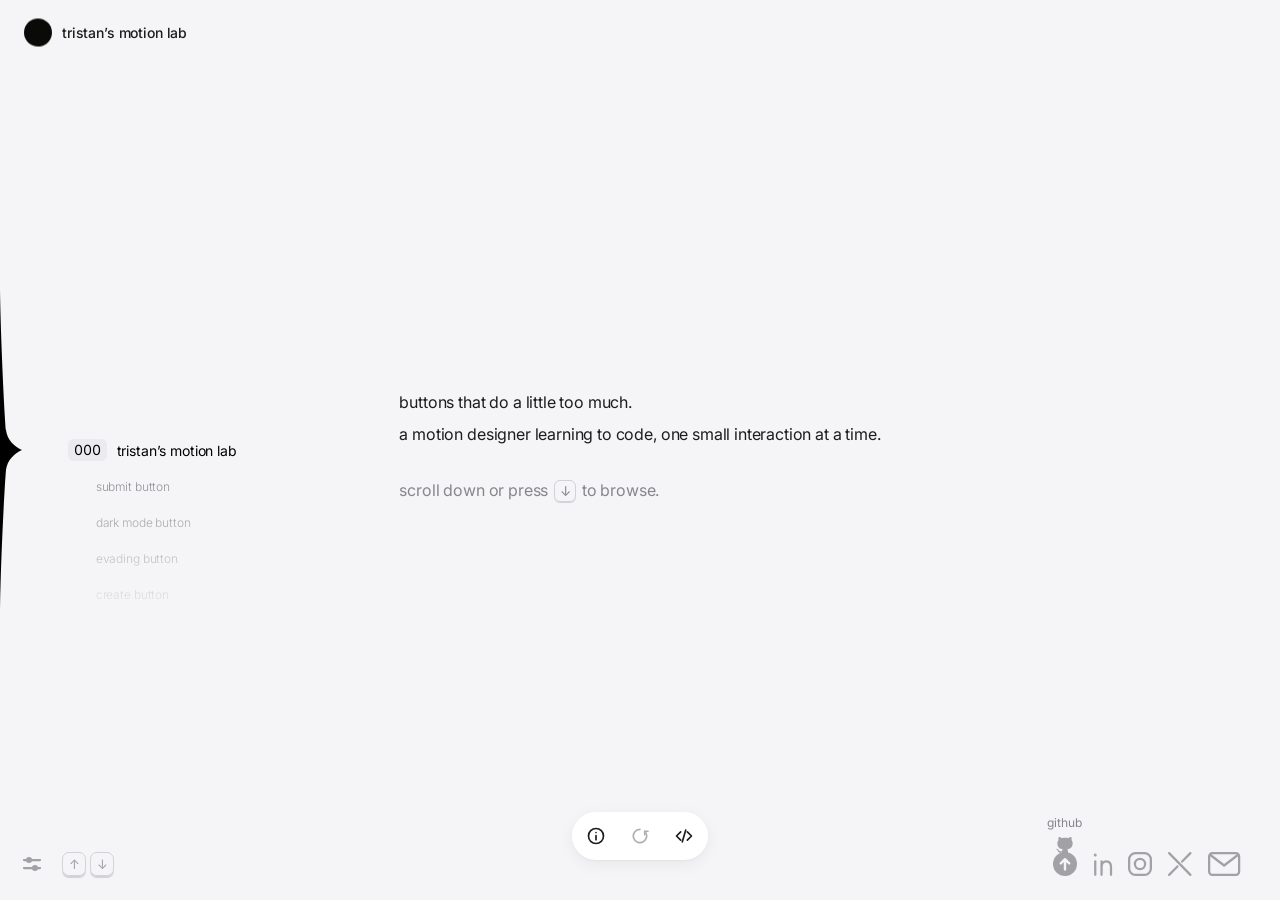
<file: index.html>
<!DOCTYPE html>
<html lang="en">
<head>
  <meta charset="UTF-8">
  <meta name="viewport" content="width=device-width, initial-scale=1">
  <title>tristan’s motion lab</title>

  <!-- Inter, from Google Fonts. Only used where San Francisco isn't available.
       Fonts must load here, on the one real page: a font loaded from inside
       an experiment's sealed box doesn't work in every browser. -->
  <link rel="preconnect" href="https://fonts.googleapis.com">
  <link rel="preconnect" href="https://fonts.gstatic.com" crossorigin>
  <!-- wght@300..700 = one "variable" font file holding every weight in between,
       so a weight change can animate smoothly instead of snapping. -->
  <link href="https://fonts.googleapis.com/css2?family=Inter:wght@300..700&display=swap" rel="stylesheet">

  <link rel="stylesheet" href="site/site.css">
  <link rel="stylesheet" href="site/nav.css">
  <link rel="stylesheet" href="site/toolbar.css">
  <link rel="stylesheet" href="site/about.css">
  <link rel="stylesheet" href="site/socials.css">
  <link rel="stylesheet" href="site/hints.css">
  <link rel="stylesheet" href="site/tuning.css">
  <link rel="stylesheet" href="site/cursor.css">
</head>
<body>
  <!-- The title goes home, to 000. -->
  <a class="site-title" href="./">tristan’s motion lab</a>

  <!-- Experiments are put in here, one at a time, by site/stage.js. -->
  <div class="stage-area"></div>

  <!-- Says "coming soon", "loading", or that something broke. Starts empty. -->
  <p class="stage-message" data-state="empty" aria-live="polite"></p>

  <!-- Opened by double-clicking (a file:/// address)? Then the site's code
       can't load, so say how to run it. Runs before anything is drawn, so
       on a real server (localhost, GitHub Pages) this never flashes. -->
  <script>
    if (location.protocol === "file:") {
      const message = document.querySelector(".stage-message");
      // One <span> around it all: the message is a grid, which would put
      // each loose piece of text on its own row.
      message.innerHTML = "<span>Run <code>py serve.py</code> in this folder, then open localhost:8000.</span>";
      message.dataset.state = "shown";
    }
  </script>

  <!-- The list on the left is built by site/nav.js. -->

  <!-- The toolbar, bottom middle. site/toolbar.js points </> at the open
       experiment's folder. target="_blank" opens it in a new tab, so the
       lab stays where you left it; rel="noopener" stops that tab from being
       able to reach back into this one. -->
  <nav class="toolbar" aria-label="experiment tools">
    <!-- Opens the about panel below. aria-expanded tells a screen reader
         whether the window is open; site/about.js keeps it true or false. -->
    <button class="tool tool-about" type="button" aria-expanded="false">
      <!-- An i in a circle. The dot is a path 0.01 units long with a round
           cap: a line that short draws as a dot, and it keeps the same
           thickness as every other stroke in the icon. -->
      <svg viewBox="0 0 24 24" aria-hidden="true">
        <circle class="about-ring" cx="12" cy="12" r="9" />
        <path class="about-dot" d="M12 7.9v0.01" />
        <path class="about-stem" d="M12 11.6v4.8" />
      </svg>
      <span class="tool-label">about</span>
    </button>

    <!-- Reloads the open experiment fresh. Starts disabled: there's nothing
         to reset until the experiment changes (site/toolbar.js). -->
    <button class="tool tool-reset" type="button" data-state="disabled" disabled>
      <!-- An arrow going round anticlockwise, the way a dial winds back.
           The arc is most of a circle around the middle (12, 12), open at the
           top right; the two short strokes at its end are the arrowhead. -->
      <svg viewBox="0 0 24 24" aria-hidden="true">
        <path d="M12 4A8 8 0 1 0 17.66 6.34" />
        <path d="M21.66 6.34H17.66V10.34" />
      </svg>
      <span class="tool-label">reset</span>
    </button>

    <a class="tool tool-code" target="_blank" rel="noopener">
      <!-- </>: three strokes, so < and > can slide apart on their own. -->
      <svg viewBox="0 0 24 24" aria-hidden="true">
        <path class="code-left" d="M8 7l-5 5 5 5" />
        <path class="code-slash" d="M14 5l-4 14" />
        <path class="code-right" d="M16 7l5 5-5 5" />
      </svg>
      <span class="tool-label">view code</span>
    </a>
  </nav>

  <!-- The about panel: notes on the open experiment, opened by the button
       above. A window that lives inside the page, dragged by its title bar.
       The text is fetched from the experiment's own about.html when it opens
       (site/about.js). role="dialog" names it as a window to screen readers;
       it isn't modal, so the rest of the page stays usable behind it. -->
  <section class="about-panel" data-state="closed" role="dialog" aria-labelledby="about-title">
    <!-- The handle. data-cursor tells the site's cursor to be a hand over it,
         since this bar is draggable without being a link or a button. -->
    <header class="about-bar" data-cursor="hand">
      <button class="about-close" type="button" aria-label="close">
        <svg viewBox="0 0 24 24" aria-hidden="true">
          <path d="M7 7l10 10M17 7L7 17" />
        </svg>
      </button>
      <!-- Says Esc does what the X does. Hidden until you hover or Tab onto
           the X, and it sinks when you press Esc (site/about.css). A picture,
           not a control, so screen readers skip it. -->
      <span class="about-esc" data-state="idle" aria-hidden="true">esc</span>
      <h2 class="about-title" id="about-title">
        <span class="about-number"></span>
        <span class="about-name"></span>
      </h2>
    </header>

    <!-- The notes go in here. tabindex="0" makes it a Tab stop, which is what
         lets the arrow keys scroll it (about.css says more). -->
    <div class="about-body" tabindex="0" role="region" aria-labelledby="about-title"></div>
  </section>

  <!-- Bottom right: where else to find me. site/socials.js plays the cat. -->
  <nav class="socials" aria-label="elsewhere">
    <a class="social social-github" href="https://github.com/tristanalonzo" target="_blank" rel="noopener" data-state="ready">
      <!-- GitHub's mark (from their free Octicons set), taken apart so the cat
           can move on its own: a circle with a page-coloured cat on top.
           Hover and the cat jumps out of the circle and sits on it, and an
           arrow takes its place. 16 units across; overflow: visible in
           socials.css lets the cat climb out above the button. -->
      <svg viewBox="0 0 16 16" aria-hidden="true">
        <!-- Keeps the cat inside the circle when it squashes wide. -->
        <clipPath id="github-circle">
          <circle cx="8" cy="8" r="8" />
        </clipPath>

        <!-- Drawn in this order, each on top of the one before. -->
        <path class="social-fill github-cat github-cat-out" d="M10.55 15.59c-.4.08-.55-.17-.55-.38 0-.27.01-1.13.01-2.2 0-.75-.25-1.23-.54-1.48 1.78-.2 3.65-.88 3.65-3.95 0-.88-.31-1.59-.82-2.15.08-.2.36-1.02-.08-2.12 0 0-.67-.22-2.2.82-.64-.18-1.32-.27-2-.27-.68 0-1.36.09-2 .27-1.53-1.03-2.2-.82-2.2-.82-.44 1.1-.16 1.92-.08 2.12-.51.56-.82 1.28-.82 2.15 0 3.06 1.86 3.75 3.64 3.95-.23.2-.44.55-.51 1.07-.46.21-1.61.55-2.33-.66-.15-.24-.6-.83-1.23-.82-.67.01-.27.38.01.53.34.19.73.9.82 1.13.16.45.68 1.31 2.69.94 0 .67.01 1.3.01 1.49 0 .21-.15.45-.55.38A8 8 0 0 0 10.55 15.59Z" />
        <circle class="social-fill github-circle" cx="8" cy="8" r="8" />
        <g clip-path="url(#github-circle)">
          <path class="social-hole github-cat github-cat-in" d="M10.55 15.59c-.4.08-.55-.17-.55-.38 0-.27.01-1.13.01-2.2 0-.75-.25-1.23-.54-1.48 1.78-.2 3.65-.88 3.65-3.95 0-.88-.31-1.59-.82-2.15.08-.2.36-1.02-.08-2.12 0 0-.67-.22-2.2.82-.64-.18-1.32-.27-2-.27-.68 0-1.36.09-2 .27-1.53-1.03-2.2-.82-2.2-.82-.44 1.1-.16 1.92-.08 2.12-.51.56-.82 1.28-.82 2.15 0 3.06 1.86 3.75 3.64 3.95-.23.2-.44.55-.51 1.07-.46.21-1.61.55-2.33-.66-.15-.24-.6-.83-1.23-.82-.67.01-.27.38.01.53.34.19.73.9.82 1.13.16.45.68 1.31 2.69.94 0 .67.01 1.3.01 1.49 0 .21-.15.45-.55.38A8 8 0 0 0 10.55 15.59Z" />
        </g>
        <path class="github-arrow" d="M8 11.6V4.8M5.2 7.6 8 4.8l2.8 2.8" />
      </svg>
      <span class="social-label">github</span>
    </a>

    <!-- The other four are bare line marks, drawn as if with one pen: no
         containers, nothing that isn't needed to tell them apart. Every viewBox
         is 16 units tall and cropped tight around its mark, so at the same
         height on screen their lines come out the same thickness (socials.css
         sets both). Each is split into the pieces its hover moves. -->

    <!-- LinkedIn: just "in". The dot is only a little wider than the line
         (2 units across, the line is 1.5), like the dot on a typed i. -->
    <a class="social social-linkedin" href="https://www.linkedin.com/in/tristan-alonzo-959b15317/" target="_blank" rel="noopener">
      <svg viewBox="0.5 0 13 16" aria-hidden="true">
        <circle class="social-dot linkedin-dot" cx="2" cy="2" r="1" />
        <path class="social-line linkedin-i" d="M2 6.2V15.2" />
        <path class="social-line" d="M6.2 15.2V6.2M6.2 10c0-2.3 1.4-3.8 3.2-3.8 2 0 3.1 1.5 3.1 3.8v5.2" />
      </svg>
      <span class="social-label">linkedin</span>
    </a>

    <!-- Instagram: the camera outline and the lens. The flash is drawn but
         shrunk to nothing; it only shows for the moment it fires on hover. -->
    <a class="social social-instagram" href="https://www.instagram.com/tristanalonzo_/" target="_blank" rel="noopener">
      <svg viewBox="0 0 16 16" aria-hidden="true">
        <rect class="social-line" x="0.75" y="0.75" width="14.5" height="14.5" rx="4.2" />
        <circle class="social-line instagram-lens" cx="8" cy="8" r="3.4" />
        <circle class="social-dot instagram-flash" cx="12" cy="4" r="1" />
      </svg>
      <span class="social-label">instagram</span>
    </a>

    <!-- X: two lines. One goes straight through; the other breaks where it
         crosses, the way the real logo's thin stroke stops at its bar. The
         break is what keeps it from reading as a close button. Both halves
         end 2.25 units from the middle: the through line is 0.75 thick on
         each side and a round cap adds 0.75, which leaves 0.75 of air. -->
    <a class="social social-x" href="https://x.com/tristanalonzo_" target="_blank" rel="noopener">
      <svg viewBox="0 0 15.7 16" aria-hidden="true">
        <g class="x-mark">
          <path class="social-line" d="M0.75 0.75 14.95 15.25" />
          <path class="social-line" d="M14.95 0.75 9.42 6.39M6.28 9.61 0.75 15.25" />
        </g>
      </svg>
      <span class="social-label">x</span>
    </a>

    <!-- Email: an envelope, outline and flap.
         mailto: opens the visitor's mail app, so no new tab. -->
    <a class="social social-email" href="mailto:treestan.alonzo@gmail.com">
      <svg viewBox="0 0 21.5 16" aria-hidden="true">
        <g class="email-envelope">
          <rect class="social-line" x="0.75" y="0.75" width="20" height="14.5" rx="2.2" />
          <path class="social-line" d="M1.6 2 10.75 9 19.9 2" />
        </g>
      </svg>
      <span class="social-label">email</span>
    </a>
  </nav>

  <!-- Bottom left: a readout, not a menu. The two caps press themselves when
       you step through the list, with the arrow keys or with the wheel, so
       the corner shows the keys being used instead of listing them.
       aria-hidden, because it's a picture of what just happened rather than
       anything to operate; the line under it is what a screen reader gets
       instead, and site/hints.css keeps that line off screen. -->
  <div class="hints" aria-hidden="true">
    <span class="hints-key hints-key-up" data-state="idle">↑</span>
    <span class="hints-key hints-key-down" data-state="idle">↓</span>
    <!-- What the press did. All of them are always here, stacked and hidden
         behind the caps, and site/hints.js slides out the right one.
         "first one" / "last one" are for pressing past either end. -->
    <div class="hints-words">
      <span class="hints-word" data-word="previous" data-state="idle">previous</span>
      <span class="hints-word" data-word="next" data-state="idle">next</span>
      <span class="hints-word" data-word="scroll" data-state="idle">scroll</span>
      <span class="hints-word" data-word="first one" data-state="idle">first one</span>
      <span class="hints-word" data-word="last one" data-state="idle">last one</span>
    </div>
  </div>
  <p class="hints-sr">Press the up and down arrow keys, or scroll, to move through the experiments.</p>

  <!-- The cursor tuning panel (site/tuning.js) tunes the cursor's spring by feel.
       The little circle in the bottom left opens it: hover to peek, click to
       keep it open. C does the same as a click. step="any" lets a slider land
       anywhere, so it can sit exactly where cursor.css's numbers put it. -->
  <button class="tuning-trigger" type="button" data-state="closed"
          aria-label="cursor tuning" aria-expanded="false" aria-controls="tuning">
    <!-- Two slider tracks, each with a knob. On hover the knobs slide. -->
    <svg viewBox="0 0 24 24" aria-hidden="true">
      <path d="M4 8h16M4 16h16" />
      <circle class="tuning-trigger-knob tuning-trigger-knob-top" cx="9" cy="8" r="3" />
      <circle class="tuning-trigger-knob tuning-trigger-knob-bottom" cx="15" cy="16" r="3" />
    </svg>
  </button>
  <section class="tuning" id="tuning" data-state="closed" aria-label="cursor tuning">
    <!-- The esc cap says Esc closes it. Shown while the panel is pinned open,
         the one state a key is needed to shut it (a peek closes itself when
         the mouse leaves), and it sinks when Esc is pressed
         (site/tuning.css). A picture, not a control. -->
    <div class="tuning-head">
      <p class="tuning-title">cursor</p>
      <span class="tuning-esc" data-state="idle" aria-hidden="true">esc</span>
    </div>
    <label class="tuning-row">
      <span>follow delay</span>
      <output class="tuning-value tuning-delay-value"></output>
      <input class="tuning-slider tuning-delay" type="range" step="any">
    </label>
    <label class="tuning-row">
      <span>overshoot</span>
      <output class="tuning-value tuning-overshoot-value"></output>
      <input class="tuning-slider tuning-overshoot" type="range" step="any">
    </label>
    <div class="tuning-foot">
      <!-- The two lines to copy into cursor.css once it feels right. -->
      <pre class="tuning-numbers"></pre>
      <button class="tuning-reset" type="button" disabled>reset</button>
    </div>
  </section>

  <!-- The site-wide cursor. aria-hidden: screen readers skip it, it's decoration.
       The shape is set in site/cursor.css. The d="" here is a plain circle,
       only used by browsers that can't set a path's shape from CSS (Safari). -->
  <svg class="cursor" data-state="away" viewBox="0 0 32 44" aria-hidden="true">
    <path class="cursor-shape" d="M 2 16 a 14 14 0 1 0 28 0 a 14 14 0 1 0 -28 0 Z" />
  </svg>

  <!-- type="module" lets the site's files import each other, and lets the
       stage load experiments on demand. Both need a server (see README.md). -->
  <script type="module" src="site/main.js"></script>
</body>
</html>
</file>
<file: site/site.css>
/* ============================================================
   TUNE HERE. The page around the experiments: background,
   title, and how experiments swap in and out.
   ============================================================ */
:root {
  /* --- look --- */
  --page-bg: #F5F5F7;              /* behind everything. Experiments get it too, and can paint over it */
  --text-color: #1D1D1F;           /* Apple's near-black. Experiments inherit it */
  --title-size: 14px;              /* "tristan's motion lab" */
  --title-weight: 500;             /* medium: a touch firmer than body text, not bold */
  --title-color: #1D1D1F;
  --title-inset: 24px;             /* distance from the top and left edges */
  --message-size: 14px;            /* "coming soon", "loading" */
  --message-color: #86868B;        /* Apple's secondary grey, same as the list */
  --stage-gutter: 24px;            /* space kept clear inside every experiment's box, so its content never touches the screen's edge. Mostly matters on phones. 24 = the title's inset, so on a phone text lines up under the title. An experiment can set padding: 0 on :host to go edge to edge */

  /* --- feel --- */
  --stage-fade: 250ms;             /* experiment fading in / out (use ms: JS reads this too) */
  --stage-settle: 150ms;           /* how long the list must rest on an item before it loads. Lower = appears sooner, but fast scrolling loads everything you pass */
  --stage-loading-delay: 400ms;    /* "loading" only shows if it takes longer than this, so fast loads never flicker */

  /* --- the Back button --- */
  --history-pause: 1000ms;         /* stop scrolling this long and the next scroll starts a new Back step. Lower = more, smaller steps; very high = one Back undoes all your scrolling */
}

/* ============================================================
   Wiring.
   ============================================================ */

* {
  box-sizing: border-box;
}

/* The background goes on html too, not just body. The cursor's color
   inversion needs a real painted color underneath it to invert. */
html {
  background: var(--page-bg);
}

body {
  margin: 0;
  height: 100dvh;
  overflow: hidden;                /* nothing scrolls: the wheel steps the list instead */
  overscroll-behavior: none;       /* phones: no pull-to-refresh or rubber-band bounce when you swipe */
  background: var(--page-bg);
  color: var(--text-color);
  /* San Francisco first: -apple-system and BlinkMacSystemFont mean "the
     system font" on Apple devices, which is SF. "SF Pro Text" catches it if
     it's installed on Windows. Everyone else gets Inter, the closest free match.
     Experiments inherit this. */
  font-family: -apple-system, BlinkMacSystemFont, "SF Pro Text", "SF Pro", "Inter", sans-serif;
  -webkit-font-smoothing: antialiased; /* Mac only: thinner, crisper text, like Apple's own pages */
}

/* Top-left title. Fixed, so it never moves when experiments swap. */
.site-title {
  position: fixed;
  top: var(--title-inset);
  left: var(--title-inset);
  z-index: 2;
  font-size: var(--title-size);
  font-weight: var(--title-weight);
  letter-spacing: -0.01em;
  color: var(--title-color);
  text-decoration: none;
}

.site-title:focus-visible {
  outline: 2px solid var(--title-color);
  outline-offset: 4px;
  border-radius: 4px;
}

/* ---------- the stage ---------- */

/* The whole screen, behind the list and the title. */
.stage-area {
  position: fixed;
  inset: 0;
  z-index: 0;
}

/* One box per experiment. The box is the experiment's whole world.
   isolation: isolate keeps any z-index inside the experiment trapped in its
   box, so nothing it does can climb above the list, the title or the cursor. */
.stage {
  position: absolute;
  inset: 0;
  isolation: isolate;
  transition: opacity var(--stage-fade) ease;
}

/* Built, but its CSS hasn't arrived yet. Hidden so you never see it unstyled. */
.stage[data-state="loading"] {
  display: none;
}

.stage[data-state="leaving"] {
  opacity: 0;
}

/* Fading in. @starting-style means "the moment this appears, start from here".
   So when a box goes from hidden to shown, it fades up from 0 by itself.
   No JavaScript timing tricks needed. */
@starting-style {
  .stage[data-state="shown"] {
    opacity: 0;
  }
}

/* ---------- the message in the middle ---------- */

.stage-message {
  position: fixed;
  inset: 0;
  z-index: 1;
  display: grid;
  place-items: center;
  margin: 0;
  font-size: var(--message-size);
  color: var(--message-color);
  pointer-events: none;            /* never in the way of the mouse */
  transition: opacity var(--stage-fade) ease;
}

.stage-message[data-state="empty"] {
  opacity: 0;
}

/* Phones and narrow windows: the list takes a strip along the bottom
   (nav.css), so the stage stops above it and experiments center in the
   space that's left. */
@media (max-width: 900px) {
  .stage-area,
  .stage-message {
    bottom: var(--nav-phone-height);
  }
}

/* Reduced motion: every swap is instant. Setting the variable to 0 (instead
   of switching transitions off) also tells stage.js, which reads it, to
   delete the old box straight away. */
@media (prefers-reduced-motion: reduce) {
  :root {
    --stage-fade: 0ms;
  }
}
</file>
<file: site/nav.css>
/* ============================================================
   TUNE HERE. The list on the left.
   ============================================================ */
:root {
  /* --- look --- */
  --nav-inset: 56px;               /* distance from the left edge of the screen */
  --nav-width: 240px;              /* how wide the panel is */
  --nav-row-height: 36px;          /* space per item, and how far the list slides per step */
  --nav-gap: 16px;                 /* space between the number and the name */
  --nav-number-width: 23px;        /* space saved for the number: as wide as three digits at --nav-font-size. Too small and names jiggle sideways on hover */
  --nav-font-size: 12px;           /* every item that isn't selected */
  --nav-selected-size: 14px;       /* the selected item grows to this */
  --nav-weight: 300;               /* light, for everything that isn't selected. 300 = light, 400 = regular, 700 = bold */
  --nav-selected-weight: 400;      /* regular, for the selected item */
  --nav-color: #86868B;            /* everything that isn't selected: Apple's secondary grey */
  --nav-color-hover: #48484A;      /* hovering an item: darker grey, still not black */
  --nav-color-selected: #000000;   /* the selected item, and only that one */
  --nav-selected-indent: 18px;     /* the selected item steps right, away from the pointer */
  --nav-fade-solid: 18px;          /* only the middle row is fully visible... */
  --nav-fade-end: 180px;           /* ...everything fades out completely by this far from the middle */

  /* --- hover focus: the mouse is on the list --- */
  --nav-focus-size: 10.5px;        /* the other rows shrink to this. The row under the mouse stays at --nav-font-size */
  --nav-focus-weight: 600;         /* the selected row gets this heavy. 700 is the most the font has */
  --nav-focus-in: 220ms;           /* how fast it happens. Leaving the list takes --nav-step-duration, so it lets go slower than it grabs */

  /* --- the counter: only the selected row shows a number, in a slot machine window --- */
  --nav-number-opacity: 0;         /* the numbers on every other row. 0 = only the counter has one. Try 0.3 to see what it replaced */
  --nav-reel-height: 22px;         /* how tall the window is. Also how far apart the digits on a reel are, so the next one waits just past the edge */
  --nav-reel-pad: 6px;             /* space left and right of the digits, inside the window */
  --nav-reel-fill: #EBEBEF;        /* the window: light grey. Same as a pressed keycap */
  --nav-reel-radius: 6px;          /* its corners. Not a button, so it doesn't have to be a pill */
  --nav-reel-shade: 6px;           /* digits disappear into the grey over this much at the top and bottom, like a drum curving away. 0 = sliced by a hard edge */
  --nav-reel-spin: 650ms;          /* how long the first reel spins. Longer than the list's 450ms: the list lands, then the number does */
  --nav-reel-stagger: 140ms;       /* each reel to the right stops this much later, left to right like a real machine. Only shows when two digits change (009 → 010) */
  --nav-reel-laps: 1;              /* extra full turns (ten digits each) a reel spins before landing. 0 = it just rolls to the next digit */
  --nav-reel-ease: cubic-bezier(0.2, 0.75, 0.3, 1.1); /* fast, slows, clunks a little past the stop and back. The last number is the clunk: 1 = none, 1.25 = a bounce */
  --nav-reel-blur: 5px;            /* while it spins fast, each digit smears this far up and down. 0 = no smear */
  --nav-reel-blur-fade: 380ms;     /* how long the smear takes to clear. Shorter than the spin, so it's gone before the reel slows */

  /* --- feel --- */
  --nav-step-duration: 450ms;      /* how long the list takes to slide one item */
  --nav-step-ease: cubic-bezier(0.22, 1, 0.36, 1); /* fast start, long soft landing */
  --nav-wheel-threshold: 100;      /* how much scrolling per step. 100 = one mouse-wheel click. Lower = faster through the list */

  /* --- coming in, when the site loads --- */
  --nav-in-delay: 200ms;           /* wait before the first row starts */
  --nav-in-stagger: 60ms;          /* gap between one row starting and the next one out from it. Lower = more like one wave */
  --nav-in-duration: 800ms;        /* how long each row takes to land */
  --nav-in-distance: 32px;         /* how far right each row starts */
  --nav-in-ease: cubic-bezier(0.22, 1, 0.36, 1); /* same soft landing as the slide */

  /* --- the pointer on the screen's left edge --- */
  --pointer-width: 22px;           /* how far the tip reaches in from the edge */
  --pointer-height: 320px;         /* top to bottom, tails included */
  --pointer-color: #000000;
  --pointer-blunt-duration: 140ms; /* switching: the tip sinks back flat */
  --pointer-blunt-ease: cubic-bezier(0.4, 0, 0.2, 1); /* eases in and out, so you see it sink rather than vanish */
  --pointer-blunt-hold: 200ms;     /* how long after a switch it starts pointing again (it rests flat from 140ms to here). Keep scrolling and it stays flat */
  --pointer-sharpen-duration: 380ms; /* the tip growing back out. Hold + this = 580ms, so it lands after the list's 450ms slide */
  --pointer-sharpen-ease: cubic-bezier(0.34, 1.3, 0.64, 1); /* grows steadily, pokes a little past, settles. Higher than 1.3 = bigger stab */

  /* --- phones and narrow windows (under 900px): the list moves to a strip along the bottom --- */
  --nav-phone-height: 180px;       /* how tall the strip is. The experiment gets the space above it */
  --nav-phone-inset: 40px;         /* distance from the left edge (56px on desktop) */
  --nav-phone-fade-end: 90px;      /* rows fade out by this far from the strip's middle */
  --pointer-phone-height: 180px;   /* the pointer, shorter to match the strip */
  --nav-swipe-step: 40px;          /* how far a finger drags per item. Lower = faster through the list */
}

/* ============================================================
   Wiring.
   ============================================================ */

/* A full-height column pinned to the left, above the stage. It doesn't scroll
   itself: nav.js listens to the scroll wheel and slides the list one item at a time. */
.nav {
  position: fixed;
  top: 0;
  bottom: 0;
  left: var(--nav-inset);
  z-index: 1;
  width: var(--nav-width);
  overflow: hidden;

  /* The fade. A mask paints the panel solid in a thin band at the middle and
     transparent toward the top and bottom. Items fade as they slide away. */
  mask-image: linear-gradient(
    to bottom,
    transparent calc(50% - var(--nav-fade-end)),
    #000 calc(50% - var(--nav-fade-solid)),
    #000 calc(50% + var(--nav-fade-solid)),
    transparent calc(50% + var(--nav-fade-end))
  );
}

/* The list starts with its first row sitting on the middle of the screen,
   level with the experiment. --selected (set by nav.js) is which row is picked;
   the list slides up by that many rows to bring it to the middle. */
.nav ol {
  position: absolute;
  top: 50%;
  left: 0;
  right: 0;
  margin: calc(var(--nav-row-height) / -2) 0 0;
  padding: 0;
  list-style: none;
  transform: translateY(calc(var(--selected, 0) * var(--nav-row-height) * -1));
  transition: transform var(--nav-step-duration) var(--nav-step-ease);
}

/* Coming in: every row slides in from the right and fades up, once, when the
   page loads. --i (set by nav.js) is the row's place in the wave, counted out
   from the row the page opened on: 0 for that row, 1 for the rows either side
   of it, and so on. So the row you arrived on lands first and the rest of the
   list unfolds away from it in both directions. On the front page that's row
   000, and the wave runs straight down the list. "both" keeps each row
   invisible while it waits for its turn, and in place after it lands. */
.nav li,
.nav-counter {
  animation: nav-in var(--nav-in-duration) var(--nav-in-ease)
             calc(var(--nav-in-delay) + var(--i) * var(--nav-in-stagger)) both;
}

@keyframes nav-in {
  from {
    opacity: 0;
    transform: translateX(var(--nav-in-distance));
  }
}

.nav-item {
  display: flex;
  align-items: center;
  gap: var(--nav-gap);
  width: 100%;
  height: var(--nav-row-height);
  font-size: var(--nav-font-size);
  font-weight: var(--nav-weight);
  letter-spacing: -0.01em;
  text-decoration: none;
  -webkit-tap-highlight-color: transparent; /* phones: no grey flash over a tapped row */
  color: var(--nav-color);
  transition:
    color var(--nav-step-duration) var(--nav-step-ease),
    font-weight var(--nav-step-duration) var(--nav-step-ease),
    font-size var(--nav-step-duration) var(--nav-step-ease),
    transform var(--nav-step-duration) var(--nav-step-ease);
}

.nav-number {
  font-variant-numeric: tabular-nums; /* every digit the same width, so the names line up */
  min-width: var(--nav-number-width); /* the box doesn't narrow when the number shrinks, so the name beside it stays put */
  /* Hidden, not removed: it still holds the box that keeps the names lined
     up, and screen readers still read it. The counter below draws the one
     number you see. */
  opacity: var(--nav-number-opacity);
  transition: opacity var(--nav-step-duration) var(--nav-step-ease);
}

/* The selected row's own number always steps aside: the counter sits on it. */
.nav-item[data-state="selected"] .nav-number {
  opacity: 0;
}

.nav-item:hover {
  color: var(--nav-color-hover);
}

/* Size and weight both animate. The weight can because the font is
   "variable" (see index.html): light to regular passes through every step. */
.nav-item[data-state="selected"] {
  color: var(--nav-color-selected);
  font-size: var(--nav-selected-size);
  font-weight: var(--nav-selected-weight);
  transform: translateX(var(--nav-selected-indent));
}

/* Hover focus: with the mouse on the list, the other rows shrink and the
   selected one gets heavier. All CSS, no JavaScript.

   The ol is the trigger, not the nav. The nav is a full-height column, so it
   would also fire on the empty space above and below the rows.

   (hover: hover) means "this device has a real mouse". A phone keeps a row
   "hovered" after it's tapped, which would leave the list stuck shrunken. */
@media (hover: hover) {
  .nav ol:hover .nav-item {
    font-size: var(--nav-focus-size);
    /* One time per property, in the same order as .nav-item's transition:
       color, font-weight, font-size, transform. Only the two that hover focus
       moves get the quicker time. A transition's time comes from the state
       it's heading to, so this one covers going in, and leaving goes back to
       .nav-item's slower one. */
    transition-duration:
      var(--nav-step-duration),
      var(--nav-focus-in),
      var(--nav-focus-in),
      var(--nav-step-duration);
  }

  /* What you're aiming at doesn't shrink away from the mouse. */
  .nav ol:hover .nav-item:hover {
    font-size: var(--nav-font-size);
  }

  .nav ol:hover .nav-item[data-state="selected"] {
    font-size: var(--nav-selected-size);
    font-weight: var(--nav-focus-weight);
  }
}

/* ---------- the counter ---------- */

/* One number in a light grey window, parked on the middle row exactly where
   the selected row's own number would be, in the same size, weight and color.
   The window never moves; the digits inside it spin like a slot machine's
   reels. nav.js builds it and explains the reels.

   left, not transform: the slide-in animation above uses transform, and
   would wipe out a transform set here. It starts one --nav-reel-pad early,
   so the digits themselves still land where the row's number would be.
   pointer-events: none lets clicks and hovers fall through to the row. */
.nav-counter {
  --i: 0;                          /* lands first in the slide-in, with the selected row */
  position: absolute;
  top: 50%;
  left: calc(var(--nav-selected-indent) - var(--nav-reel-pad));
  height: var(--nav-reel-height);
  margin-top: calc(var(--nav-reel-height) / -2);
  padding: 0 var(--nav-reel-pad);
  display: flex;
  overflow: hidden;                /* only one digit per reel shows */
  background: var(--nav-reel-fill);
  border-radius: var(--nav-reel-radius);
  pointer-events: none;
  font-size: var(--nav-selected-size);
  font-weight: var(--nav-selected-weight);
  letter-spacing: -0.01em;
  font-variant-numeric: tabular-nums;
  color: var(--nav-color-selected);
  transition: font-weight var(--nav-step-duration) var(--nav-step-ease);
}

/* The drum: the grey fades over the digits at the top and bottom edges, so a
   digit spinning in or out sinks into the window instead of being cut off. */
.nav-counter::after {
  content: "";
  position: absolute;
  inset: 0;
  background: linear-gradient(
    to bottom,
    var(--nav-reel-fill),
    transparent var(--nav-reel-shade),
    transparent calc(100% - var(--nav-reel-shade)),
    var(--nav-reel-fill)
  );
}

/* One reel per digit: a strip of digits stacked top to bottom. --at (set by
   nav.js) is which one shows; the strip slides up by that many digits.
   --reel is its place, 0 on the left, so reels further right spin longer
   and stop later. */
.nav-counter-digit {
  display: flex;
  flex-direction: column;
  transform: translateY(calc(var(--at, 0) * var(--nav-reel-height) * -1));
  transition:
    transform calc(var(--nav-reel-spin) + var(--reel) * var(--nav-reel-stagger)) var(--nav-reel-ease),
    text-shadow var(--nav-reel-blur-fade) ease-out;
}

/* Spinning: every digit gets a faint copy above and below it, the smear a
   fast-moving drum leaves. nav.js turns this on for one instant at the start
   of a spin, so the smear appears at once and then fades out by itself.
   (Only transform is listed here, so turning the smear ON doesn't fade in;
   turning it off uses the list above, so it does fade out.) */
.nav-counter-digit[data-state="spinning"] {
  --smear: color-mix(in srgb, var(--nav-color-selected) 35%, transparent);
  text-shadow:
    0 calc(var(--nav-reel-blur) * -1) 2px var(--smear),
    0 var(--nav-reel-blur) 2px var(--smear);
  transition-property: transform;
}

.nav-counter-digit span {
  height: var(--nav-reel-height);
  line-height: var(--nav-reel-height);
}

/* Hover focus makes the selected row heavier; the counter is part of it. */
@media (hover: hover) {
  .nav ol:hover + .nav-counter {
    font-weight: var(--nav-focus-weight);
    transition-duration: var(--nav-focus-in);
  }
}

.nav-item:focus-visible {
  outline: 2px solid var(--nav-color-selected);
  outline-offset: 4px;
  border-radius: 6px;
}

/* ---------- the pointer ---------- */

/* Pinned to the screen's left edge, at the middle, where the selected row
   always lands. It never moves up or down: the list slides to it. */
.nav-pointer {
  position: fixed;
  top: 50%;
  left: 0;
  z-index: 1;
  width: var(--pointer-width);
  height: var(--pointer-height);
  margin-top: calc(var(--pointer-height) / -2);
  pointer-events: none;
}

/* Pointing: thin tails along the edge that sweep out to a sharp tip.
   Both shapes below are the same 4 curves in the same order (top tail,
   into the tip, out of the tip, bottom tail), so the browser can slide
   every point from one to the other, like the cursor's morph. */
.nav-pointer-shape {
  fill: var(--pointer-color);
  d: path("M 0 0 C 1 60, 5 130, 6 140 C 7 150, 15 157, 22 160 C 15 163, 7 170, 6 180 C 5 190, 1 260, 0 320 Z");
  transition: d var(--pointer-sharpen-duration) var(--pointer-sharpen-ease);
}

/* Switching: the tip pulls back flat against the edge, leaving one smooth,
   shallow arc, 4 wide at its middle instead of 22.
   nav.js sets this on every switch, and puts "pointing" back a moment later. */
.nav-pointer[data-state="switching"] .nav-pointer-shape {
  d: path("M 0 0 C 1 60, 3 120, 3.5 140 C 3.8 150, 4 155, 4 160 C 4 165, 3.8 170, 3.5 180 C 3 200, 1 260, 0 320 Z");
  transition: d var(--pointer-blunt-duration) var(--pointer-blunt-ease);
}

/* Below this width there's no room beside the experiment, so the list moves
   to a strip along the bottom: same list, same pointer, just shorter.
   site.css stops the stage above the strip. */
@media (max-width: 900px) {
  .nav {
    top: auto;                     /* bottom: 0 is already set, so it sits on the bottom edge */
    left: var(--nav-phone-inset);
    height: var(--nav-phone-height);
    --nav-fade-end: var(--nav-phone-fade-end); /* the mask above reads this */
  }

  /* Level with the strip's middle, where the selected row lands. */
  .nav-pointer {
    top: auto;
    bottom: calc(var(--nav-phone-height) / 2);
    height: var(--pointer-phone-height);
    margin: 0 0 calc(var(--pointer-phone-height) / -2);
  }
}

@media (prefers-reduced-motion: reduce) {
  .nav ol,
  .nav-item,
  .nav-number,
  .nav-counter,
  .nav-counter-digit,
  .nav-pointer-shape {
    transition: none;
  }

  .nav li,
  .nav-counter {
    animation: none;
  }
}
</file>
<file: site/toolbar.css>
/* ============================================================
   TUNE HERE. The toolbar at the bottom middle.
   ============================================================ */
:root {
  /* --- the pill --- */
  --toolbar-inset: 40px;           /* distance from the bottom edge (at rest) */
  --toolbar-bg: #FFFFFF;
  --toolbar-shadow: 0 1px 2px rgba(0, 0, 0, 0.04), 0 4px 16px rgba(0, 0, 0, 0.06); /* a tight one for the edge, a soft one for lift. "none" = flat */
  --toolbar-padding: 4px;          /* space between the pill's edge and the buttons */
  --toolbar-gap: 4px;              /* space between buttons, once there's more than one */

  /* --- the buttons --- */
  --tool-size: 40px;               /* each button: a circle this wide */
  --tool-icon-size: 50%;           /* the icon, as a share of the button, so it grows with it */
  --tool-color: #1D1D1F;           /* Apple's near-black: icons, focus ring */
  --tool-bg-hover: #F0F0F2;        /* a light grey circle behind the hovered button, so you can see it grow */
  --tool-grow: 6px;                /* how much wider and taller a hovered button gets. The pill and its neighbours make room */
  --tool-grow-duration: 300ms;     /* growing and shrinking back */
  --tool-grow-ease: cubic-bezier(0.3, 1.3, 0.5, 1); /* same curve as the cursor's morph: pops a touch past, settles */
  --tool-disabled-opacity: 0.35;   /* a planned experiment has no folder, so no code to link to */
  --tool-fade: 250ms;              /* fading between clickable and not, as you switch. Same as the experiment's own fade */
  --tool-press-scale: 0.92;        /* squashes while held down */
  --tool-press-duration: 100ms;    /* fast: a press should feel instant */
  --tool-label-size: 12px;         /* the word that appears above on hover */
  --tool-label-color: #86868B;     /* Apple's secondary grey, same as the list */
  --tool-label-delay: 80ms;        /* the label waits as long as the cursor waits to become a hand, so both arrive together */
  --tool-label-duration: 200ms;    /* the label fading up */
  --tool-label-rise: 4px;          /* how far it rises while fading in */

  /* --- the </> button --- */
  --code-spread: 2.5px;            /* how far < and > each move apart on hover. In the icon's own units (it's 24 wide), so 2.5 ≈ 2px on screen */

  /* --- the about button --- */
  --about-dot-hop: 1.5px;          /* how far the dot of the i hops up on hover. Icon units again, so 1.5 ≈ 1.2px on screen */

  /* --- the reset button --- */
  --reset-nudge: 40deg;            /* on hover the arrow winds back this far, like a dial you've just touched */
  --reset-spin-duration: 500ms;    /* the full turn on click (the hover nudge uses it too) */
  --reset-spin-ease: cubic-bezier(0.3, 1.3, 0.5, 1); /* same pop-past-and-settle as the grow */
  --reset-wake-delay: 400ms;       /* the experiment has to stay changed this long before reset lights up. Stops it flickering on every quick press. 0 = lights up instantly */
  --reset-gap: 250ms;              /* the stage stays empty this long between the old one fading out and the fresh one fading in. 250 = old one fully gone first; 0 = crossfade (use ms: stage.js reads this) */

  /* --- phones and narrow windows (under 900px) --- */
  --toolbar-phone-gap: 16px;       /* space between the toolbar and the list's strip under it */
}

/* ============================================================
   Wiring.
   ============================================================ */

/* A white pill pinned to the bottom middle, above the stage.
   It's placed by its middle, not its bottom edge: bottom puts its middle
   where the middle would be at rest, and translate(-50%, 50%) pulls it back
   half its own width and height. So when a button grows, the pill grows
   evenly in every direction instead of only upwards. */
.toolbar {
  position: fixed;
  bottom: calc(var(--toolbar-inset) + var(--toolbar-padding) + var(--tool-size) / 2);
  left: 50%;
  z-index: 2;
  display: flex;
  align-items: center;             /* a growing button stays level with the others */
  gap: var(--toolbar-gap);
  padding: var(--toolbar-padding);
  border-radius: 999px;
  background: var(--toolbar-bg);
  box-shadow: var(--toolbar-shadow);
  transform: translate(-50%, 50%);
}

/* Icon-only, so a circle (AGENTS.md).
   Growing changes the real width and height, not a scale: a scaled button
   would cover its neighbours, but a wider one pushes them aside, and the
   pill around them stretches to fit. */
.tool {
  position: relative;              /* the label is placed against this */
  display: grid;
  place-items: center;
  flex: none;                      /* never squeezed by the row */
  width: var(--tool-size);
  height: var(--tool-size);
  border: 0;                       /* some tools are <button>: strip what the browser gives them */
  padding: 0;
  border-radius: 999px;
  color: var(--tool-color);
  background: transparent;
  -webkit-tap-highlight-color: transparent; /* phones: no grey flash on tap */
  transition:
    width var(--tool-grow-duration) var(--tool-grow-ease),
    height var(--tool-grow-duration) var(--tool-grow-ease),
    background-color var(--tool-grow-duration) ease,
    transform var(--tool-press-duration) ease,
    opacity var(--tool-fade) ease;
}

.tool:hover,
.tool:focus-visible {
  width: calc(var(--tool-size) + var(--tool-grow));
  height: calc(var(--tool-size) + var(--tool-grow));
  background: var(--tool-bg-hover);
}

.tool:active {
  transform: scale(var(--tool-press-scale));
}

.tool:focus-visible {
  outline: 2px solid var(--tool-color);
  outline-offset: 2px;
}

.tool svg {
  width: var(--tool-icon-size);
  height: var(--tool-icon-size);
  overflow: visible;               /* the spread pokes past the icon's box */
  fill: none;
  stroke: currentColor;
  stroke-width: 2;
  stroke-linecap: round;
  stroke-linejoin: round;
}

/* The word above the button, clear of the pill. Always there for screen
   readers (it's the link's name); only drawn on hover or keyboard focus. */
.tool-label {
  position: absolute;
  bottom: calc(100% + var(--toolbar-padding) + 8px);
  left: 50%;
  font-size: var(--tool-label-size);
  white-space: nowrap;
  color: var(--tool-label-color);
  opacity: 0;
  transform: translate(-50%, var(--tool-label-rise));
  pointer-events: none;
  /* Going away: no wait. The delay is on the hover rule below, because a
     transition uses the settings of the state it's going TO. */
  transition:
    opacity var(--tool-label-duration) ease,
    transform var(--tool-label-duration) ease;
}

.tool:hover .tool-label,
.tool:focus-visible .tool-label {
  opacity: 1;
  transform: translate(-50%, 0);
  transition-delay: var(--tool-label-delay);
}

/* Nothing to do here (toolbar.js sets this). Fades out, and ignores the mouse
   completely, so it can't grow, show its label or turn the cursor into a hand.
   The fade is gradual; not being clickable starts straight away. */
.tool[data-state="disabled"] {
  opacity: var(--tool-disabled-opacity);
  pointer-events: none;
}

/* ---------- the </> button ---------- */

/* < and > slide apart, the / stays put. Same timing as the grow, so the
   button and its icon open up together. */
.code-left,
.code-right {
  transition: transform var(--tool-grow-duration) var(--tool-grow-ease);
}

.tool-code:hover .code-left,
.tool-code:focus-visible .code-left {
  transform: translateX(calc(-1 * var(--code-spread)));
}

.tool-code:hover .code-right,
.tool-code:focus-visible .code-right {
  transform: translateX(var(--code-spread));
}

/* ---------- the about button ---------- */

/* The dot of the i hops up, the ring and the stem stay put. Same timing and
   curve as the grow, so the button and its icon move as one thing. */
.about-dot {
  transition: transform var(--tool-grow-duration) var(--tool-grow-ease);
}

.tool-about:hover .about-dot,
.tool-about:focus-visible .about-dot {
  transform: translateY(calc(-1 * var(--about-dot-hop)));
}

/* ---------- the reset button ---------- */

/* The whole icon turns, round its middle. --turns is a count toolbar.js adds
   one to on every click, so the arrow spins one more full turn anticlockwise
   (that's the minus) each time. Hover adds the small wind-back on top. */
.tool-reset svg {
  transform: rotate(calc(var(--turns, 0) * -360deg));
  transition: transform var(--reset-spin-duration) var(--reset-spin-ease);
}

.tool-reset:hover svg,
.tool-reset:focus-visible svg {
  transform: rotate(calc(var(--turns, 0) * -360deg - var(--reset-nudge)));
}

/* Lighting up waits; greying out doesn't. The five delays line up with the
   five transitions in .tool (width, height, background, transform, opacity),
   so only the opacity waits. A transition uses the settings of the state it's
   going TO, so this wait only happens on the way to "ready". */
.tool-reset[data-state="ready"] {
  transition-delay: 0s, 0s, 0s, 0s, var(--reset-wake-delay);
}

/* Phones: the list's strip takes the bottom (nav.css), so sit just above it. */
@media (max-width: 900px) {
  .toolbar {
    bottom: calc(var(--nav-phone-height) + var(--toolbar-phone-gap) + var(--toolbar-padding) + var(--tool-size) / 2);
  }
}

@media (prefers-reduced-motion: reduce) {
  :root {
    --reset-gap: 0ms;              /* no empty beat between old and fresh */
  }

  .tool,
  .tool-label,
  .code-left,
  .code-right,
  .about-dot,
  .tool-reset svg {
    transition: none;
  }

  .tool:active {
    transform: none;
  }
}
</file>
<file: site/about.css>
/* ============================================================
   TUNE HERE. The about panel: the little window that opens
   from the toolbar's info button.

   The button itself lives in toolbar.css with the other
   buttons. This file is only the window.
   ============================================================ */
:root {
  /* --- the window --- */
  --about-width: 420px;            /* never wider than the screen, see .about-panel */
  --about-max-height: 72vh;        /* taller than this and the text scrolls instead */
  --about-radius: 14px;            /* a window, not a button: the pill rule doesn't apply */

  /* Glass. The window is part see-through and blurs whatever is behind it.

     TINTED or CLEAR — swap this one line:
       rgba(255, 255, 255, 0.6)   tinted: a white wash over the blur. Frosted.
       transparent                clear:  no wash at all. It takes its colour
                                          only from whatever is behind it.
     Plain white window, no glass at all: #FFFFFF, and --about-glass-blur to 0. */
  --about-tint: transparent;

  --about-glass-blur: 8px;         /* how soft what's behind it goes. Past ~20px on this page there's nothing left to see: the blur spreads the one dark shape behind it until it's gone */
  --about-glass-boost: 200%;       /* colour behind it is pushed up, so it doesn't go grey when blurred. 100% = off */
  --about-glass-lift: 1.08;        /* and lightened a little. This is what keeps dark text readable on the clear version. 1 = off */
  --about-edge: rgba(0, 0, 0, 0.08); /* a hairline all the way round. Glass needs an edge or it reads as a smudge */
  --about-rim: rgba(255, 255, 255, 0.65); /* a bright line just inside the top edge, like light catching the lip of a pane. This, more than the blur, is what makes it read as glass instead of a blurry hole */

  --about-shadow: 0 1px 2px rgba(0, 0, 0, 0.04), 0 12px 40px rgba(0, 0, 0, 0.14); /* a tight one for the edge, a big soft one for lift */
  --about-shadow-drag: 0 1px 2px rgba(0, 0, 0, 0.04), 0 22px 60px rgba(0, 0, 0, 0.18); /* while you hold it: lifts further off the page */
  --about-lift-duration: 200ms;    /* the shadow growing as you pick it up */
  --about-margin: 16px;            /* it can't be dragged closer than this to any edge */
  --about-home-inset: 48px;        /* where it opens: this far in from the right edge, so it doesn't sit on top of the experiment */
  --about-padding: 20px;           /* space between the window's edge and the text */

  /* --- the title bar (the part you drag) --- */
  --about-bar-height: 44px;
  --about-bar-line: rgba(0, 0, 0, 0.08); /* the hairline under the bar. Part see-through, so it sits on glass without looking painted on */
  --about-title-size: 13px;
  --about-title-weight: 500;       /* medium, same as the site title */
  --about-number-color: #86868B;   /* the 001 before the name: Apple's secondary grey */

  /* --- the close X, top left --- */
  --about-close-size: 24px;        /* icon-only, so a circle */
  --about-close-icon: 60%;         /* the X, as a share of the button */
  --about-close-color: #86868B;
  --about-close-color-hover: #1D1D1F;
  --about-close-bg-hover: #F0F0F2; /* the same grey circle a hovered toolbar button gets */
  --about-close-spin: 90deg;       /* the X turns a quarter on hover */
  --about-close-duration: 250ms;

  /* --- the esc cap that slides out beside the X --- */
  /* It's drawn with the corner readout's numbers (hints.css: --hints-edge,
     --hints-color, the press timings), so the two kinds of keycap can't
     drift apart. These are only the ones that are its own. */
  --about-esc-width: 28px;         /* wide enough for "esc" at the size below */
  --about-esc-height: 18px;        /* smaller than the corner caps' 24: it's sitting in a 44px bar next to a 24px X */
  --about-esc-text: 10px;
  --about-esc-radius: 5px;         /* a key, not a button: rounded square, not a pill */
  --about-esc-gap: 6px;            /* space between the X and the cap */
  --about-esc-travel: -8px;        /* where it slides out from: this far left, tucked against the X */
  --about-esc-in: 180ms;           /* sliding out on hover */
  --about-esc-in-ease: cubic-bezier(0.22, 1, 0.36, 1); /* fast start, soft landing, like the corner's words */
  --about-esc-out: 140ms;          /* tucking back when the mouse leaves. Quicker: you've already read it */

  /* --- the text --- */
  --about-text-size: 13px;
  --about-text-color: #1D1D1F;
  --about-text-line: 1.55;         /* line spacing. Looser than the default: it's a column of prose */
  --about-lede-size: 15px;         /* the one-line description at the top */
  --about-dim-color: #86868B;      /* the date, and "no notes yet" */
  --about-heading-size: 10px;      /* "thought process", "inspirations" */
  --about-heading-space: 22px;     /* gap above each heading */
  --about-heading-track: 0.08em;   /* letter spacing. Small uppercase text needs air to stay readable */
  --about-focus-ring: #1D1D1F;     /* keyboard focus, the same near-black as everywhere else */

  /* --- opening and closing --- */
  --about-in-duration: 260ms;
  --about-in-ease: cubic-bezier(0.2, 1.1, 0.4, 1); /* rises, pokes a touch past, settles */
  --about-out-duration: 160ms;     /* quicker going than coming: you've stopped looking at it */
  --about-start-scale: 0.96;       /* how small it starts. The same amount the submit button dips */
  --about-rise: 10px;              /* how far it rises while fading in, so it reads as coming up from the toolbar */
  --about-loading-delay: 400ms;    /* "loading" only shows if the text takes longer than this */
}

/* ============================================================
   Wiring.
   ============================================================ */

/* A window floating over everything except the cursor. site/about.js sets
   left and top in pixels: dragging changes those, so transform stays free
   for the opening animation. */
.about-panel {
  position: fixed;
  z-index: 10;
  display: flex;
  flex-direction: column;
  width: min(var(--about-width), calc(100vw - 2 * var(--about-margin)));
  max-height: var(--about-max-height);
  border: 1px solid var(--about-edge);
  border-radius: var(--about-radius);
  background: var(--about-tint);
  /* Blurs the page behind the window, not the window itself: blur it, push its
     colour back up (blurring drains colour towards grey), then lighten it a
     little so dark text still reads on top. The -webkit- line is the same
     thing under an older name, for Safari. */
  -webkit-backdrop-filter: blur(var(--about-glass-blur)) saturate(var(--about-glass-boost)) brightness(var(--about-glass-lift));
  backdrop-filter: blur(var(--about-glass-blur)) saturate(var(--about-glass-boost)) brightness(var(--about-glass-lift));
  /* The rim goes first so it sits on top of the drop shadows. */
  box-shadow: inset 0 1px 0 var(--about-rim), var(--about-shadow);
  overflow: hidden;                /* the scrolling text stays inside the rounded corners */
  transition:
    opacity var(--about-in-duration) var(--about-in-ease),
    transform var(--about-in-duration) var(--about-in-ease),
    box-shadow var(--about-lift-duration) ease,
    visibility 0s;
}

/* No blur available (an old browser, or it's switched off): go solid white.
   Part see-through with nothing blurring behind it is just hard to read, and
   the clear version would be text straight on top of the page. */
@supports not (backdrop-filter: blur(1px)) {
  .about-panel {
    background: #FFFFFF;
  }
}

/* Shut. visibility: hidden puts it out of reach of the mouse, the Tab key and
   screen readers all at once -- but only once the fade is over, which is what
   the delay on the end of that transition is for. */
.about-panel[data-state="closed"] {
  opacity: 0;
  visibility: hidden;
  transform: translateY(var(--about-rise)) scale(var(--about-start-scale));
  transition:
    opacity var(--about-out-duration) ease,
    transform var(--about-out-duration) ease,
    visibility 0s var(--about-out-duration);
}

/* Being dragged. */
.about-panel[data-dragging] {
  box-shadow: inset 0 1px 0 var(--about-rim), var(--about-shadow-drag);
}

/* ---------- the title bar ---------- */

/* The handle. Padded by the width of the X and the esc cap on both sides, so
   the title sits in the real middle with them only on the left, and a long
   name stops before it reaches the cap. */
.about-bar {
  position: relative;
  flex: none;
  display: flex;
  align-items: center;
  justify-content: center;
  height: var(--about-bar-height);
  padding: 0 calc(var(--about-close-size) + var(--about-esc-gap) + var(--about-esc-width) + 16px);
  border-bottom: 1px solid var(--about-bar-line);
  user-select: none;               /* dragging the bar shouldn't select the title */
  -webkit-user-select: none;
  -webkit-tap-highlight-color: transparent;
}

.about-title {
  display: flex;
  gap: 8px;
  min-width: 0;                    /* lets a long name be cut short instead of widening the window */
  margin: 0;
  font-size: var(--about-title-size);
  font-weight: var(--about-title-weight);
  letter-spacing: -0.01em;
}

/* tabular-nums: every digit the same width, so 001 and 010 line up. */
.about-number {
  flex: none;
  color: var(--about-number-color);
  font-variant-numeric: tabular-nums;
}

.about-name {
  overflow: hidden;
  white-space: nowrap;
  text-overflow: ellipsis;         /* a very long name ends in a ... rather than stretching the window */
}

/* ---------- the close X ---------- */

.about-close {
  position: absolute;
  left: 10px;
  display: grid;
  place-items: center;
  width: var(--about-close-size);
  height: var(--about-close-size);
  border: 0;
  padding: 0;
  border-radius: 999px;
  color: var(--about-close-color);
  background: transparent;
  transition:
    color var(--about-close-duration) ease,
    background-color var(--about-close-duration) ease;
}

.about-close:hover,
.about-close:focus-visible {
  color: var(--about-close-color-hover);
  background: var(--about-close-bg-hover);
}

.about-close:focus-visible {
  outline: 2px solid var(--about-focus-ring);
  outline-offset: 2px;
}

.about-close svg {
  width: var(--about-close-icon);
  height: var(--about-close-icon);
  fill: none;
  stroke: currentColor;
  stroke-width: 2;
  stroke-linecap: round;
  transition: transform var(--about-close-duration) var(--about-in-ease);
}

.about-close:hover svg,
.about-close:focus-visible svg {
  transform: rotate(var(--about-close-spin));
}

/* ---------- the esc cap ---------- */

/* Hidden: tucked against the X and see-through. It shows when you're about to
   close the window anyway (hovering the X, or Tab landing on it), which is
   the one moment "there's a key for this" is worth saying. A picture, not a
   control: no clicks, no hover of its own.

   Centred in the bar with top/bottom/margin rather than a transform, because
   transform is busy with the slide and the press. The tucking-back settings
   live here: a transition uses the settings of the state it's going TO. */
.about-esc {
  position: absolute;
  top: 0;
  bottom: 0;
  left: calc(10px + var(--about-close-size) + var(--about-esc-gap));
  display: grid;
  place-items: center;
  width: var(--about-esc-width);
  height: var(--about-esc-height);
  margin: auto 0;
  border: 1px solid var(--hints-edge);
  border-radius: var(--about-esc-radius);
  box-shadow: 0 var(--hints-edge-height) 0 var(--hints-edge);
  font-size: var(--about-esc-text);
  line-height: 1;
  color: var(--hints-color);
  pointer-events: none;
  opacity: 0;
  transform: translateX(var(--about-esc-travel));
  transition:
    opacity var(--about-esc-out) ease,
    transform var(--about-esc-out) ease;
}

.about-close:hover + .about-esc,
.about-close:focus-visible + .about-esc {
  opacity: 1;
  transform: translateX(0);
  transition:
    opacity var(--about-esc-in) ease,
    transform var(--about-esc-in) var(--about-esc-in-ease);
}

/* Esc was just pressed (about.js). Out, and sunk by its own bottom edge, the
   same way the corner caps go down, while the window fades around it. */
.about-esc[data-state="pressed"] {
  opacity: 1;
  transform: translateY(var(--hints-edge-height));
  box-shadow: 0 0 0 var(--hints-edge);
  color: var(--hints-color-pressed);
  border-color: var(--hints-color-pressed);
  background: var(--hints-fill-pressed);
  transition:
    transform var(--hints-press-in) var(--hints-press-in-ease),
    box-shadow var(--hints-press-in) var(--hints-press-in-ease),
    color var(--hints-press-in) ease,
    border-color var(--hints-press-in) ease,
    background-color var(--hints-press-in) ease;
}

/* ---------- the text ---------- */

/* The scrolling part. tabindex="0" in index.html makes it a stop for the Tab
   key, which is what lets the arrow keys scroll it (about.js keeps those keys
   away from the list while the panel is open). */
.about-body {
  min-height: 0;                   /* lets it shrink and scroll inside the window instead of pushing it taller */
  padding: var(--about-padding);
  overflow-y: auto;
  scrollbar-width: thin;
  font-size: var(--about-text-size);
  line-height: var(--about-text-line);
  color: var(--about-text-color);
}

.about-body:focus-visible {
  outline: 2px solid var(--about-focus-ring);
  outline-offset: -2px;            /* inside the edge: an outline outside it would be cut off by the rounded corners */
}

/* Everything below styles whatever an experiment's about.html puts in here. */

.about-body > :first-child { margin-top: 0; }
.about-body > :last-child { margin-bottom: 0; }

.about-body p {
  margin: 0 0 10px;
}

.about-lede {
  font-size: var(--about-lede-size);
  letter-spacing: -0.01em;
}

.about-date {
  margin-top: -6px;                /* pulls it up under the lede, so the two read as one block */
  color: var(--about-dim-color);
}

/* Section labels: small, grey, spaced out. Apple's way of marking a group
   without drawing a line. */
.about-body h3 {
  margin: var(--about-heading-space) 0 8px;
  font-size: var(--about-heading-size);
  font-weight: 500;
  letter-spacing: var(--about-heading-track);
  text-transform: uppercase;
  color: var(--about-dim-color);
}

.about-body ul {
  margin: 0 0 10px;
  padding-left: 18px;
}

.about-body li {
  margin-bottom: 5px;
}

.about-body a {
  color: inherit;
  text-decoration-color: var(--about-dim-color);
  text-underline-offset: 2px;
}

/* "loading", or "no notes for this one yet". */
.about-dim {
  color: var(--about-dim-color);
}

@media (prefers-reduced-motion: reduce) {
  .about-panel,
  .about-close,
  .about-close svg,
  .about-esc,
  .about-close:hover + .about-esc,
  .about-close:focus-visible + .about-esc,
  .about-esc[data-state="pressed"] {
    transition: none;
  }

  /* The esc cap appears where it stands: no slide, no dip. It still fills in
     when pressed, because that's the information. */
  .about-esc,
  .about-esc[data-state="pressed"] {
    transform: none;
  }

  /* No rise, no scale: it's either there or it isn't. */
  .about-panel[data-state="closed"] {
    transform: none;
  }
}
</file>
<file: site/socials.css>
/* ============================================================
   TUNE HERE. The links in the bottom right corner.
   Order, left to right: GitHub, LinkedIn, Instagram, X, email.
   Every link has its own hover animation (ROADMAP.md, "Bottom right").
   ============================================================ */
:root {
  /* --- the row --- */
  --socials-right: 40px;           /* distance from the right edge */
  --socials-bottom: 24px;          /* distance from the bottom edge. Same as the title's from the top */
  --socials-gap: 16px;             /* space between logos */
  --social-size: 24px;             /* every logo's height. Widths follow each logo's own shape */
  --social-stroke: 1.5;            /* line thickness of every line logo, in logo units (1 unit = 1.5px), so 1.5 = 2.25px */
  --social-color: #A1A1A6;         /* a light grey: a step lighter than the list, so the links sit further back */
  --social-color-hover: #1D1D1F;   /* the hovered logo darkens to near-black */
  --social-hover-scale: 1.12;      /* how much bigger a hovered logo gets. It grows over its neighbours, not into them */
  --social-grow-duration: 300ms;   /* growing, darkening, and most hover moves below */
  --social-grow-ease: cubic-bezier(0.3, 1.3, 0.5, 1); /* same curve as the cursor's morph: pops a touch past, settles */
  --social-press-scale: 0.92;      /* squashes while held down */
  --social-press-duration: 100ms;  /* fast: a press should feel instant */
  --social-label-size: 12px;       /* the word that appears above on hover */
  --social-label-color: #86868B;   /* Apple's secondary grey, same as the list */
  --social-label-rise: 4px;        /* how far the label rises while fading in */
  --social-label-delay: 80ms;      /* the label waits as long as the cursor waits to become a hand */
  --social-label-duration: 200ms;  /* the label fading up */

  /* Distances inside a logo are in the logo's own units: 16 across = 24px,
     so 1 unit = 1.5px on screen. */

  /* --- GitHub: the cat jumps out, an arrow takes its place --- */
  --github-duration: 700ms;        /* the whole jump, start to settled. Every beat below scales with it */
  --github-rewind: 1.5;            /* mouse leaves: the jump plays backwards this many times faster. 1 = same speed */
  --github-stretch: 1.15;          /* how tall the cat gets gathering itself, before it pushes off */
  --github-squash: 0.45;           /* how flat it gets pushing off. 1 = no squash, 0.2 = pancake */
  --github-cat-rise: 105%;         /* where the cat ends up, as a share of its own height. 100% = chin level with the top of the circle */
  --github-overshoot: 12%;         /* how far past its seat it flies before dropping back */
  --github-land-squash: 0.9;       /* how much it squashes landing on the circle. 1 = lands stiff */
  --github-label-lift: 22px;       /* label's distance above the logo: clears the cat sitting on it */

  /* --- LinkedIn: the "i" sits up straight --- */
  --linkedin-stand: 1.2;           /* how much taller the i's stem gets. 1 = doesn't move */
  --linkedin-dot-lift: 1.8px;      /* how far the dot rides up on it, in logo units. Keep it ≈ 9 (the stem) × (stand − 1) */
  --linkedin-dot-grow: 1.15;       /* the dot swells a little as it rises */

  /* --- Instagram: the camera takes a photo --- */
  --instagram-snap-duration: 450ms; /* the shutter closing and opening again */
  --instagram-shut: 0.35;          /* how far the lens closes. 0 = shut completely, 1 = doesn't move */
  --instagram-flash-grow: 1.4;     /* how big the flash gets as it fires, from nothing. 1 = the size it's drawn (2 units across) */

  /* --- X: a flick of a half turn --- */
  --x-turn: 180deg;                /* half a turn lands it looking the same. 90deg = it ends up sideways */

  /* --- email: the envelope takes off, like a letter being sent --- */
  --email-tilt: -12deg;            /* tips its nose up. 0 = flies off flat */
  --email-fly-x: 1.5px;            /* how far right it lifts, in logo units */
  --email-fly-y: -1.5px;           /* how far up (negative = up), in logo units */

  /* --- phones and narrow windows (under 900px) --- */
  --socials-phone-gap: 16px;       /* space between the logos and the toolbar under them */
}

/* ============================================================
   Wiring.
   ============================================================ */

/* A row pinned to the bottom right, above the stage. */
.socials {
  position: fixed;
  right: var(--socials-right);
  bottom: var(--socials-bottom);
  z-index: 2;
  display: flex;
  align-items: center;
  gap: var(--socials-gap);
}

/* The box is as tall as the logo, and as wide as the logo makes it.
   Growing is a scale: drawn bigger, but taking up the same room, so the
   logos beside it stay put. */
.social {
  position: relative;              /* the label is placed against this */
  display: block;
  flex: none;
  height: var(--social-size);
  border-radius: 999px;            /* only shows as the shape of the focus ring */
  color: var(--social-color);
  -webkit-tap-highlight-color: transparent; /* phones: no grey flash on tap */
  transition:
    transform var(--social-grow-duration) var(--social-grow-ease),
    color var(--social-grow-duration) ease;
}

.social:hover,
.social:focus-visible {
  transform: scale(var(--social-hover-scale));
  color: var(--social-color-hover);
}

/* Pressing wins over growing, and stays quick. */
.social:active {
  transform: scale(var(--social-press-scale));
  transition-duration: var(--social-press-duration);
}

.social:focus-visible {
  outline: 2px solid var(--social-color-hover);
  outline-offset: 3px;
}

/* Height from the box; width: auto works it out from the viewBox's shape. */
.social svg {
  display: block;
  height: 100%;
  width: auto;
  overflow: visible;               /* hover moves can poke past the logo's edge */
}

/* fill-box = measure from the shape itself, not the whole picture.
   Without it, transform-origin on an SVG piece means the top-left corner
   of the whole logo. */
.social svg * {
  transform-box: fill-box;
}

/* Every piece follows the link's colour (grey, darker on hover).
   Lines all share one thickness; dots are filled. */
.social-line {
  fill: none;
  stroke: currentColor;
  stroke-width: var(--social-stroke);
  stroke-linecap: round;
  stroke-linejoin: round;
}

.social-dot,
.social-fill {
  fill: currentColor;
}

/* GitHub's cut-outs: the page's own grey, so they read as holes. */
.social-hole {
  fill: var(--page-bg);
}

/* The word above the logo. Always there for screen readers (it's the
   link's name); only drawn on hover or keyboard focus. */
.social-label {
  position: absolute;
  bottom: calc(100% + 8px);
  left: 50%;
  font-size: var(--social-label-size);
  white-space: nowrap;
  color: var(--social-label-color);
  opacity: 0;
  transform: translate(-50%, var(--social-label-rise));
  pointer-events: none;
  /* Going away: no wait. The delay is on the hover rule below, because a
     transition uses the settings of the state it's going TO. */
  transition:
    opacity var(--social-label-duration) ease,
    transform var(--social-label-duration) ease;
}

/* GitHub's label is part of its jump instead (below). */
.social:not(.social-github):hover .social-label,
.social:not(.social-github):focus-visible .social-label {
  opacity: 1;
  transform: translate(-50%, 0);
  transition-delay: var(--social-label-delay);
}

/* ---------- GitHub ---------- */

/* How it plays: every part below has a keyframe animation, all the same
   length, sitting paused on its first frame. socials.js presses play when
   the mouse arrives, and plays them backwards when it leaves. Backwards
   picks up from wherever it is, so leaving mid-jump just turns it around.
   (CSS alone can only restart an animation from the beginning.)

   The beats, as a share of --github-duration (700ms):
     0–12%   cat in the circle: small squash
     12–30%  stretches tall
     30–45%  squashes flat, pushing off
     35–45%  the cat outside: head pokes up through the top of the circle
     45–60%  the cat inside flattens away; the one outside flies up past its seat
     60–76%  drops back and lands with a squash
     55–88%  arrow pops in
     65–85%  label fades up

   There are two cats: the hole (page-coloured, inside the circle) and a
   solid one in the logo's colour, starting exactly behind the hole. Solid
   on solid, it's invisible until it pokes out past the circle's edge. */

.github-arrow {
  fill: none;
  stroke: var(--page-bg);
  stroke-width: 1.6;
  stroke-linecap: round;
  stroke-linejoin: round;
}

/* 50% 100% is the cat's own feet; 50% 50% the arrow's own middle. */
.github-cat {
  transform-origin: 50% 100%;
}

.github-arrow {
  transform-origin: 50% 50%;
}

/* "both" holds the first frame before it plays and the last after.
   "paused" because socials.js decides when it runs. */
.github-cat-in  { animation: github-cat-in  var(--github-duration) ease-in-out both paused; }
.github-cat-out { animation: github-cat-out var(--github-duration) ease-in-out both paused; }
.github-arrow   { animation: github-arrow   var(--github-duration) ease-in-out both paused; }
.social-github .social-label {
  bottom: calc(100% + var(--github-label-lift));
  transition: none;
  animation: github-label var(--github-duration) ease-out both paused;
}

/* scale(wide, tall). Squashing gets wider as it gets flatter, like a real squash. */
@keyframes github-cat-in {
  0%        { transform: scale(1, 1); }
  12%       { transform: scale(1.1, 0.88); }
  30%       { transform: scale(0.75, var(--github-stretch)); }
  45%       { transform: scale(1.3, var(--github-squash)); }
  60%, 100% { transform: scale(0.8, 0); }
}

@keyframes github-cat-out {
  0%, 35% { transform: translateY(0) scale(1, 1); }
  45%     { transform: translateY(-45%) scale(0.9, 1.1); }
  60%     { transform: translateY(calc(-1 * (var(--github-cat-rise) + var(--github-overshoot)))) scale(0.95, 1.05); }
  76%     { transform: translateY(calc(-1 * var(--github-cat-rise))) scale(1.08, var(--github-land-squash)); }
  88%     { transform: translateY(calc(-1 * var(--github-cat-rise))) scale(0.98, 1.02); }
  100%    { transform: translateY(calc(-1 * var(--github-cat-rise))) scale(1, 1); }
}

@keyframes github-arrow {
  0%, 55% { transform: scale(0); }
  75%     { transform: scale(1.15); }
  88%     { transform: scale(0.95); }
  100%    { transform: scale(1); }
}

@keyframes github-label {
  0%, 65%   { opacity: 0; transform: translate(-50%, var(--social-label-rise)); }
  85%, 100% { opacity: 1; transform: translate(-50%, 0); }
}

/* ---------- LinkedIn: the "i" sits up straight ---------- */

/* The stem grows up from its foot; the dot rides up on top of it.
   Plain transitions, so leaving halfway just sinks back down. */
.linkedin-i,
.linkedin-dot {
  transition: transform var(--social-grow-duration) var(--social-grow-ease);
}

.linkedin-i {
  transform-origin: 50% 100%;
}

.linkedin-dot {
  transform-origin: 50% 50%;
}

.social-linkedin:hover .linkedin-i,
.social-linkedin:focus-visible .linkedin-i {
  transform: scaleY(var(--linkedin-stand));
}

.social-linkedin:hover .linkedin-dot,
.social-linkedin:focus-visible .linkedin-dot {
  transform: translateY(calc(-1 * var(--linkedin-dot-lift))) scale(var(--linkedin-dot-grow));
}

/* ---------- Instagram: the camera takes a photo ---------- */

.instagram-lens,
.instagram-flash {
  transform-origin: 50% 50%;
}

/* At rest the flash isn't there: it only exists while it fires. */
.instagram-flash {
  transform: scale(0);
}

/* Keyframe animations, not transitions: a shutter closes AND opens, two
   moves on one property. They play once each time the mouse arrives.
   Leaving mid-click just stops them; it's over in under half a second. */
.social-instagram:hover .instagram-lens,
.social-instagram:focus-visible .instagram-lens {
  animation: instagram-shutter var(--instagram-snap-duration) ease-in-out;
}

.social-instagram:hover .instagram-flash,
.social-instagram:focus-visible .instagram-flash {
  animation: instagram-flash var(--instagram-snap-duration) ease-out;
}

/* Close fast, open with a little pop past, settle. */
@keyframes instagram-shutter {
  0%   { transform: scale(1); }
  30%  { transform: scale(var(--instagram-shut)); }
  70%  { transform: scale(1.12); }
  100% { transform: scale(1); }
}

/* The flash pops out of nothing as the shutter is shut, and shrinks back
   to nothing slower than it came. */
@keyframes instagram-flash {
  0%, 20% { transform: scale(0); }
  35%     { transform: scale(var(--instagram-flash-grow)); }
  100%    { transform: scale(0); }
}

/* ---------- X: a flick of a half turn ---------- */

.x-mark {
  transform-origin: 50% 50%;
  transition: transform var(--social-grow-duration) var(--social-grow-ease);
}

.social-x:hover .x-mark,
.social-x:focus-visible .x-mark {
  transform: rotate(var(--x-turn));
}

/* ---------- email: the envelope takes off, like a letter being sent ---------- */

/* Tips its nose up and lifts off to the top right, pivoting on its back
   corner, then hangs there until the mouse leaves and it settles back. */
.email-envelope {
  transform-origin: 0% 100%;
  transition: transform var(--social-grow-duration) var(--social-grow-ease);
}

.social-email:hover .email-envelope,
.social-email:focus-visible .email-envelope {
  transform: translate(var(--email-fly-x), var(--email-fly-y)) rotate(var(--email-tilt));
}

/* The lifted envelope comes up under its label, so the label sits higher. */
.social-email .social-label {
  bottom: calc(100% + 14px);
}

/* Phones: no room in the corner beside the toolbar, so the row sits
   centered, just above it. */
@media (max-width: 900px) {
  .socials {
    right: auto;
    left: 50%;
    bottom: calc(var(--nav-phone-height) + var(--toolbar-phone-gap) + var(--tool-size) + 2 * var(--toolbar-padding)
                 + var(--socials-phone-gap));
    transform: translateX(-50%);
  }
}

/* Reduced motion: GitHub's jump becomes an instant swap (1ms), and every
   other logo just darkens: the colour and label say you're on it. */
@media (prefers-reduced-motion: reduce) {
  :root {
    --github-duration: 1ms;
  }

  .social,
  .social-label,
  .social svg * {
    transition: none;
  }

  .social:hover,
  .social:focus-visible,
  .social:active,
  .social:not(.social-github):hover svg *,
  .social:not(.social-github):focus-visible svg * {
    transform: none;
    animation: none;
  }

  /* The rule above clears transforms on hover, which would show the flash
     full size. It only exists to fire, and nothing fires here. */
  .instagram-flash {
    display: none;
  }
}
</file>
<file: site/hints.css>
/* ============================================================
   TUNE HERE. The readout in the bottom left: two keycaps that
   press themselves as you step through the list.
   ============================================================ */
:root {
  /* --- where they sit, and how big --- */
  --hints-left: 62px;              /* distance from the left edge. The cursor tuning circle has the corner, so the caps sit right of it: its 14 + 36 + a 12px gap */
  --hints-bottom: 24px;            /* distance from the bottom edge. Same as the corner links on the other side */
  --hints-key-size: 24px;          /* each cap: a rounded square this wide and tall. 24 matches the corner links in the bottom right */
  --hints-key-gap: 4px;            /* space between the two caps */
  --hints-key-radius: 7px;         /* their corners. A key, not a button, so not a circle or a pill (AGENTS.md) */
  --hints-key-arrow: 13px;         /* the ↑ and ↓ drawn inside them */

  /* --- resting --- */
  --hints-color: #A1A1A6;          /* the arrows: the same light grey as the corner links, so the corner sits back */
  --hints-edge: #D2D2D7;           /* the outline, and the thicker bottom edge that makes it look pressable */
  --hints-edge-height: 2px;        /* how tall that bottom edge is. The dip below matches it */

  /* --- pressed --- */
  --hints-color-pressed: #1D1D1F;  /* Apple's near-black: the arrow and the outline while it's held */
  --hints-fill-pressed: #EBEBEF;   /* a light fill, so a held key reads as filled in as well as sunk */
  --hints-press-hold: 110ms;       /* how long it stays down after the last step. Keep stepping and it stays down the whole time */

  /* --- going down and coming back --- */
  /* Fast down, slower up, the same split as the Submit button in 001: going
     down should feel like it's under your finger; coming up is the part you
     actually watch. */
  --hints-press-in: 70ms;          /* the cap sinking */
  --hints-press-in-ease: ease-out;
  --hints-press-out: 260ms;        /* the cap coming back up */
  --hints-press-out-ease: cubic-bezier(0.3, 1.3, 0.5, 1); /* the 1.3 lets it pop a touch past, then settle */

  /* --- the word that slides out beside the caps --- */
  --hints-word-size: 13px;         /* same as the arrows inside the caps */
  --hints-word-color: #6E6E73;     /* Apple's darker secondary grey. Lighter than this gets hard to read this small */
  --hints-word-gap: 8px;           /* space between the ↓ cap and the word */
  --hints-word-hold: 600ms;        /* how long it stays after the last step. Much longer than the cap's 110ms, because a word has to be read */
  --hints-word-out: 160ms;         /* sliding out. Fast, like the cap going down */
  --hints-word-out-ease: cubic-bezier(0.22, 1, 0.36, 1); /* fast start, soft landing */
  --hints-word-back: 320ms;        /* sliding back. Slower, like the cap coming up */
  --hints-word-back-ease: cubic-bezier(0.4, 0, 1, 1); /* starts slow and speeds up, as if pulled back in */

  /* --- the one demo press, so the corner isn't easy to miss --- */
  --hints-demo-wait: 1400ms;       /* when it happens, after the page loads. Long enough for the list to have finished arriving */
}

/* ============================================================
   Wiring.
   ============================================================ */

/* A readout, not a control: it shows what you just pressed, it isn't
   something to press. So it takes no clicks, no Tab stop, no hover, and
   no mouse events at all — which also means it never changes the cursor.
   z-index 2 puts it with the title, the toolbar and the corner links. */
.hints {
  position: fixed;
  bottom: var(--hints-bottom);
  left: var(--hints-left);
  z-index: 2;
  display: flex;
  gap: var(--hints-key-gap);
  pointer-events: none;
}

/* One cap. The same drawing as the ↓ key on the front page: a rounded square
   with a thicker bottom edge, which is what makes it read as pressable. */
.hints-key {
  display: grid;
  place-items: center;
  width: var(--hints-key-size);
  height: var(--hints-key-size);
  border: 1px solid var(--hints-edge);
  border-radius: var(--hints-key-radius);
  box-shadow: 0 var(--hints-edge-height) 0 var(--hints-edge);
  font-size: var(--hints-key-arrow);
  line-height: 1;
  color: var(--hints-color);
  background: transparent;
  /* Coming back up. The going-down settings are on the pressed rule below,
     because a transition uses the settings of the state it's going TO. */
  transition:
    transform var(--hints-press-out) var(--hints-press-out-ease),
    box-shadow var(--hints-press-out) var(--hints-press-out-ease),
    color var(--hints-press-out) ease,
    border-color var(--hints-press-out) ease,
    background-color var(--hints-press-out) ease;
}

/* Held down: it sinks by exactly the height of its own bottom edge, and that
   edge goes with it. That's what a real key does — the cap travels down to
   where its shadow was, so the two have to move together or it just looks
   like the whole thing slid. */
.hints-key[data-state="pressed"] {
  transform: translateY(var(--hints-edge-height));
  box-shadow: 0 0 0 var(--hints-edge);
  color: var(--hints-color-pressed);
  border-color: var(--hints-color-pressed);
  background: var(--hints-fill-pressed);
  transition:
    transform var(--hints-press-in) var(--hints-press-in-ease),
    box-shadow var(--hints-press-in) var(--hints-press-in-ease),
    color var(--hints-press-in) ease,
    border-color var(--hints-press-in) ease,
    background-color var(--hints-press-in) ease;
}

/* The window the words slide through. Its left edge sits right against the ↓
   cap (the negative margin cancels the gap between caps), and overflow: hidden
   hides anything left of that edge. That's the "behind the caps" trick: the
   caps have no fill, so a word really behind them would show through.

   All the words share one grid cell, so they stack, and the window is always
   as wide as the longest one. It never changes size, so the caps never shift. */
.hints-words {
  display: grid;
  align-items: center;
  margin-left: calc(var(--hints-key-gap) * -1);
  padding-left: var(--hints-word-gap);
  overflow: hidden;
}

/* Hidden: moved left by its own width plus the padding, which puts it just
   past the window's edge. The going-back settings live here, because a
   transition uses the settings of the state it's going TO. */
.hints-word {
  grid-area: 1 / 1;
  justify-self: start;
  font-size: var(--hints-word-size);
  line-height: 1;
  white-space: nowrap; /* "first one" and "last one" stay on one line */
  color: var(--hints-word-color);
  transform: translateX(calc(-100% - var(--hints-word-gap)));
  transition: transform var(--hints-word-back) var(--hints-word-back-ease);
}

.hints-word[data-state="shown"] {
  transform: translateX(0);
  transition: transform var(--hints-word-out) var(--hints-word-out-ease);
}

/* Replaced by another word: back behind the caps at once, with no slide. */
.hints-word[data-state="cut"] {
  transition: none;
}

/* The line a screen reader gets instead of the caps. Off screen, but still
   read out: the usual way to say something to a screen reader and nobody else.
   Not display: none, which would hide it from screen readers too. */
.hints-sr {
  position: absolute;
  width: 1px;
  height: 1px;
  margin: 0;
  padding: 0;
  overflow: hidden;
  clip-path: inset(50%);
  white-space: nowrap;
}

/* Under 900px the list moves to a strip along the bottom (nav.css) and this
   corner belongs to it. There's no keyboard and no wheel on a phone anyway,
   so there's nothing for the caps to report. */
@media (max-width: 900px) {
  .hints {
    display: none;
  }
}

/* Reduced motion: the cap still goes down and comes back, because that IS the
   information — it just does it without the travel or the spring. hints.js
   also skips the demo press. */
@media (prefers-reduced-motion: reduce) {
  .hints-key,
  .hints-key[data-state="pressed"] {
    transition: color 1ms linear, background-color 1ms linear, border-color 1ms linear;
    transform: none;
    box-shadow: 0 var(--hints-edge-height) 0 var(--hints-edge);
  }

  /* The word appears and disappears where it stands, with no slide. */
  .hints-word,
  .hints-word[data-state="shown"] {
    transform: none;
    transition: none;
  }

  .hints-word {
    opacity: 0;
  }

  .hints-word[data-state="shown"] {
    opacity: 1;
  }
}
</file>
<file: site/tuning.css>
/* ============================================================
   TUNE HERE. The cursor tuning panel, and the little circle in
   the bottom left that opens it.
   ============================================================ */
:root {
  /* --- how far the sliders reach --- */
  --tuning-delay-min: 20;          /* follow delay, in ms. Much lower and the circle is simply stuck to the mouse */
  --tuning-delay-max: 150;         /* follow delay, in ms. Past this it stops following and starts arriving late */
  --tuning-overshoot-min: 0;       /* overshoot, in %. 0 = never swings past */
  --tuning-overshoot-max: 40;      /* overshoot, in %. Past this it's jelly */

  /* --- the circle in the bottom left --- */
  --tuning-trigger-size: 36px;     /* icon-only, so a circle (AGENTS.md). Only shows as a grey circle while hovered or open */
  --tuning-trigger-icon: 24px;     /* the icon inside. 24 matches the corner links in the bottom right */
  --tuning-trigger-left: 14px;     /* distance from the left edge. 14 lines the icon's lines up with the title (24px in), since the icon sits inside the circle */
  --tuning-trigger-bottom: 18px;   /* distance from the bottom edge. 18 puts its middle level with the keycaps' and the corner links' (36px up), so the whole bottom edge reads as one line */
  --tuning-trigger-color: #A1A1A6; /* light grey, like the keycaps and the corner links: it sits back until you want it */
  --tuning-trigger-color-on: #1D1D1F; /* hovered or open: near-black */
  --tuning-trigger-bg-on: #F0F0F2; /* the grey circle behind it while hovered or open. Same as the toolbar's */
  --tuning-trigger-bg-pinned: #E3E3E8; /* a step darker while it's been clicked to stay open */
  --tuning-knob-slide: 4px;        /* how far the two little knobs slide on hover, in the icon's units (24 across = 24px, so 4 = 4px) */
  --tuning-knob-slide-duration: 300ms;
  --tuning-knob-slide-ease: cubic-bezier(0.3, 1.3, 0.5, 1); /* pops a touch past, settles. Same curve as the toolbar's buttons */
  --tuning-press-scale: 0.9;       /* squashes while clicked */

  /* --- peeking open on hover --- */
  --tuning-hover-grace: 300;       /* ms the panel waits after the mouse leaves before it closes (a plain number: tuning.js reads it). 0 = the gap between circle and panel snaps it shut */

  /* --- the window --- */
  --tuning-width: 280px;           /* never wider than the screen, see .tuning */
  --tuning-gap-above: 8px;         /* space between the circle and the panel above it */
  --tuning-radius: 18px;           /* a window, not a button: the pill rule doesn't apply */
  --tuning-padding: 16px;          /* space between the window's edge and what's inside */
  --tuning-gap: 16px;              /* space between the rows */
  --tuning-bg: #FFFFFF;            /* plain, not glass: glass barely shows on this flat page */
  --tuning-shadow: 0 1px 2px rgba(0, 0, 0, 0.04), 0 12px 40px rgba(0, 0, 0, 0.14); /* same as the about panel */
  --tuning-title-size: 13px;       /* "cursor" at the top */
  --tuning-text-size: 12px;        /* the labels and the values */
  --tuning-numbers-size: 11px;     /* the two lines to copy into cursor.css */
  --tuning-color: #1D1D1F;         /* Apple's near-black */
  --tuning-color-quiet: #6E6E73;   /* the values and the two lines */
  --tuning-reset-bg: #EBEBEF;      /* the reset button, resting */
  --tuning-reset-bg-hover: #DCDCE1; /* the reset button, hovered */

  /* --- the esc cap, top right, while it's pinned open --- */
  /* Its size comes from the about panel's esc cap (--about-esc-* in about.css)
     and its outline and press from the corner caps (hints.css), so every esc
     on the site looks and sinks the same. These are only its own. */
  --tuning-esc-travel: 8px;        /* where it slides in from: this far right */
  --tuning-esc-wait: 120ms;        /* waits for the window to open first, so it reads as its own little event */
  --tuning-esc-in: 180ms;          /* sliding in. Same as the about panel's */
  --tuning-esc-in-ease: cubic-bezier(0.22, 1, 0.36, 1); /* fast start, soft landing */

  /* --- the sliders --- */
  --tuning-track-height: 4px;      /* the thin line. Apple's are 4 to 6 */
  --tuning-track: #E5E5EA;         /* the part right of the handle */
  --tuning-fill: #1D1D1F;          /* the part left of the handle. Try #007AFF for iOS blue */
  --tuning-handle: 20px;           /* the white circle you drag */
  --tuning-handle-shadow: 0 0 0 0.5px rgba(0, 0, 0, 0.06), 0 1px 2px rgba(0, 0, 0, 0.12), 0 3px 8px rgba(0, 0, 0, 0.12); /* a hairline edge, a tight shadow and a soft one, so it sits ON the track */
  --tuning-handle-grab: 1.2;       /* how much it swells while held. 1 = doesn't move */
  --tuning-handle-grab-duration: 250ms;
  --tuning-handle-grab-ease: cubic-bezier(0.3, 1.3, 0.5, 1); /* swells a touch past, settles */

  /* --- opening and closing --- */
  --tuning-from-scale: 0.94;       /* it grows out of the circle from this size. 1 = only fades */
  --tuning-in: 220ms;              /* opening */
  --tuning-in-ease: cubic-bezier(0.3, 1.2, 0.5, 1); /* a hint of pop past full size, like an Apple popover */
  --tuning-out: 140ms;             /* closing: quicker, it's just getting out of the way */
}

/* ============================================================
   Wiring.
   ============================================================ */

/* ---------- the circle ---------- */

/* z-index 2 puts it with the keycaps, the toolbar and the corner links. */
.tuning-trigger {
  position: fixed;
  left: var(--tuning-trigger-left);
  bottom: var(--tuning-trigger-bottom);
  z-index: 2;
  display: grid;
  place-items: center;
  width: var(--tuning-trigger-size);
  height: var(--tuning-trigger-size);
  padding: 0;
  border: 0;
  border-radius: 999px;
  color: var(--tuning-trigger-color);
  background: transparent;
  -webkit-tap-highlight-color: transparent;
  transition:
    color var(--tuning-knob-slide-duration) ease,
    background-color var(--tuning-knob-slide-duration) ease,
    transform 100ms ease;
}

.tuning-trigger:hover,
.tuning-trigger:focus-visible,
.tuning-trigger[data-state="peek"] {
  color: var(--tuning-trigger-color-on);
  background: var(--tuning-trigger-bg-on);
}

.tuning-trigger[data-state="pinned"] {
  color: var(--tuning-trigger-color-on);
  background: var(--tuning-trigger-bg-pinned);
}

.tuning-trigger:active {
  transform: scale(var(--tuning-press-scale));
}

.tuning-trigger:focus-visible {
  outline: 2px solid var(--tuning-trigger-color-on);
  outline-offset: 2px;
}

.tuning-trigger svg {
  width: var(--tuning-trigger-icon);
  height: var(--tuning-trigger-icon);
  overflow: visible;
  stroke: currentColor;
  stroke-width: 2.25;              /* the same line thickness as the corner links */
  stroke-linecap: round;
}

.tuning-trigger-knob {
  fill: currentColor;
  stroke: none;
  transition: transform var(--tuning-knob-slide-duration) var(--tuning-knob-slide-ease);
}

/* Hovered or open: the two knobs swap ends a little, like someone just
   nudged the sliders. */
.tuning-trigger:hover .tuning-trigger-knob-top,
.tuning-trigger:not([data-state="closed"]) .tuning-trigger-knob-top {
  transform: translateX(var(--tuning-knob-slide));
}

.tuning-trigger:hover .tuning-trigger-knob-bottom,
.tuning-trigger:not([data-state="closed"]) .tuning-trigger-knob-bottom {
  transform: translateX(calc(var(--tuning-knob-slide) * -1));
}


/* ---------- the panel ---------- */

/* Sits right above the circle, left edges lined up, and grows out of it:
   transform-origin is the bottom left corner, the one nearest the circle.
   z-index 11 is one above the about panel, so both can be open at once while
   you drag that panel around to feel the spring. */
.tuning {
  position: fixed;
  left: var(--tuning-trigger-left);
  bottom: calc(var(--tuning-trigger-bottom) + var(--tuning-trigger-size) + var(--tuning-gap-above));
  z-index: 11;
  display: grid;
  gap: var(--tuning-gap);
  box-sizing: border-box;
  width: min(var(--tuning-width), calc(100vw - 32px));
  padding: var(--tuning-padding);
  border-radius: var(--tuning-radius);
  background: var(--tuning-bg);
  box-shadow: var(--tuning-shadow);
  font-size: var(--tuning-text-size);
  color: var(--tuning-color);
  transform-origin: bottom left;
  transition:
    opacity var(--tuning-in) ease,
    transform var(--tuning-in) var(--tuning-in-ease);
}

/* Shut. visibility: hidden puts it out of reach of the mouse and the Tab key,
   but only once the fade is over, which is what the delay at the end is for. */
.tuning[data-state="closed"] {
  opacity: 0;
  visibility: hidden;
  transform: scale(var(--tuning-from-scale));
  transition:
    opacity var(--tuning-out) ease,
    transform var(--tuning-out) ease,
    visibility 0s var(--tuning-out);
}

/* The top row: "cursor" on the left, the esc cap on the right. The cap takes
   up its space even while hidden, so the row never changes height. */
.tuning-head {
  display: flex;
  align-items: center;
  justify-content: space-between;
}

.tuning-title {
  margin: 0;
  font-size: var(--tuning-title-size);
  font-weight: 600;
}


/* ---------- the esc cap ---------- */

/* Hidden, a little to the right and see-through. The going-away settings live
   here: a transition uses the settings of the state it's going TO. There's
   none, because it goes with the window as the window fades. */
.tuning-esc {
  display: grid;
  place-items: center;
  box-sizing: border-box;
  width: var(--about-esc-width);
  height: var(--about-esc-height);
  border: 1px solid var(--hints-edge);
  border-radius: var(--about-esc-radius);
  box-shadow: 0 var(--hints-edge-height) 0 var(--hints-edge);
  font-size: var(--about-esc-text);
  line-height: 1;
  color: var(--hints-color);
  opacity: 0;
  transform: translateX(var(--tuning-esc-travel));
}

/* Pinned: slides in once the window is open. */
.tuning[data-state="pinned"] .tuning-esc {
  opacity: 1;
  transform: translateX(0);
  transition:
    opacity var(--tuning-esc-in) ease var(--tuning-esc-wait),
    transform var(--tuning-esc-in) var(--tuning-esc-in-ease) var(--tuning-esc-wait);
}

/* Esc was just pressed (tuning.js). Sunk by its own bottom edge, the same way
   the corner caps go down, while the window fades out around it. */
.tuning .tuning-esc[data-state="pressed"] {
  opacity: 1;
  transform: translateY(var(--hints-edge-height));
  box-shadow: 0 0 0 var(--hints-edge);
  color: var(--hints-color-pressed);
  border-color: var(--hints-color-pressed);
  background: var(--hints-fill-pressed);
  transition:
    transform var(--hints-press-in) var(--hints-press-in-ease),
    box-shadow var(--hints-press-in) var(--hints-press-in-ease),
    color var(--hints-press-in) ease,
    border-color var(--hints-press-in) ease,
    background-color var(--hints-press-in) ease;
}

/* One slider: the name on the left and its value on the right, then the
   slider across the whole row underneath. */
.tuning-row {
  display: grid;
  grid-template-columns: 1fr auto;
  row-gap: 8px;
}

.tuning-value {
  color: var(--tuning-color-quiet);
  font-variant-numeric: tabular-nums; /* every digit the same width, so it doesn't jitter as you drag */
}


/* ---------- the sliders ----------
   appearance: none throws away the browser's own slider, so it can be drawn
   from scratch: a thin track and a white circle. Firefox and Chrome name the
   parts differently (-moz- and -webkit-), and a rule that names a part the
   browser doesn't know is thrown away whole, so every part is written twice. */

/* --fill (0 to 1) comes from tuning.js. The dark part of the track ends under
   the middle of the handle: half a handle in from the left, plus that share
   of the distance the handle can travel. */
.tuning-slider {
  --fill: 0;
  --track-paint: linear-gradient(
    to right,
    var(--tuning-fill) calc(var(--tuning-handle) / 2 + var(--fill) * (100% - var(--tuning-handle))),
    var(--tuning-track) 0
  );
  grid-column: 1 / -1;
  width: 100%;
  height: var(--tuning-handle);    /* as tall as the handle, so the whole row is easy to grab, not just the thin line */
  margin: 0;
  border-radius: 999px;            /* rounds the keyboard focus ring too */
  background: transparent;
  appearance: none;
  -webkit-appearance: none;
}

.tuning-slider::-moz-range-track {
  height: var(--tuning-track-height);
  border-radius: 999px;
  background: var(--track-paint);
}

.tuning-slider::-webkit-slider-runnable-track {
  height: var(--tuning-track-height);
  border-radius: 999px;
  background: var(--track-paint);
}

.tuning-slider::-moz-range-thumb {
  box-sizing: border-box;
  width: var(--tuning-handle);
  height: var(--tuning-handle);
  border: 0;
  border-radius: 999px;
  background: #FFFFFF;
  box-shadow: var(--tuning-handle-shadow);
  transition: transform var(--tuning-handle-grab-duration) var(--tuning-handle-grab-ease);
}

/* Chrome puts the handle at the top of the track, so the margin pulls it up
   until their middles line up. Firefox does this by itself. */
.tuning-slider::-webkit-slider-thumb {
  box-sizing: border-box;
  width: var(--tuning-handle);
  height: var(--tuning-handle);
  margin-top: calc((var(--tuning-track-height) - var(--tuning-handle)) / 2);
  border: 0;
  border-radius: 999px;
  background: #FFFFFF;
  box-shadow: var(--tuning-handle-shadow);
  transition: transform var(--tuning-handle-grab-duration) var(--tuning-handle-grab-ease);
  -webkit-appearance: none;
}

/* Held: the handle swells under your finger. */
.tuning-slider:active::-moz-range-thumb {
  transform: scale(var(--tuning-handle-grab));
}

.tuning-slider:active::-webkit-slider-thumb {
  transform: scale(var(--tuning-handle-grab));
}

.tuning-slider:focus-visible,
.tuning-reset:focus-visible {
  outline: 2px solid var(--tuning-color);
  outline-offset: 3px;
}


/* ---------- the bottom row ---------- */

.tuning-foot {
  display: flex;
  align-items: center;
  justify-content: space-between;
  gap: 12px;
}

.tuning-numbers {
  margin: 0;
  font-family: ui-monospace, Consolas, monospace;
  font-size: var(--tuning-numbers-size);
  line-height: 1.5;
  color: var(--tuning-color-quiet);
}

.tuning-reset {
  flex: none;
  padding: 6px 12px;
  border: 0;
  border-radius: 999px;
  background: var(--tuning-reset-bg);
  color: var(--tuning-color);
  font: inherit;
  transition:
    background-color var(--tuning-in) ease,
    opacity var(--tuning-in) ease;
}

.tuning-reset:hover {
  background: var(--tuning-reset-bg-hover);
}

/* Greyed out: the numbers are still the ones in cursor.css. */
.tuning-reset:disabled {
  background: var(--tuning-reset-bg);
  opacity: 0.45;
}


/* Phones and narrow windows: the list becomes a strip along the bottom and
   takes this corner, and a phone has no cursor to tune anyway. The circle
   goes; C still opens the panel, which moves up to the top middle. */
@media (max-width: 900px) {
  .tuning-trigger {
    display: none;
  }

  .tuning {
    top: 24px;
    bottom: auto;
    left: 50%;
    transform: translateX(-50%);
    transform-origin: top center;
  }

  .tuning[data-state="closed"] {
    transform: translateX(-50%) scale(var(--tuning-from-scale));
  }
}

@media (prefers-reduced-motion: reduce) {
  .tuning,
  .tuning[data-state="closed"],
  .tuning-reset,
  .tuning-trigger,
  .tuning-trigger-knob,
  .tuning-slider::-moz-range-thumb,
  .tuning[data-state="pinned"] .tuning-esc,
  .tuning .tuning-esc[data-state="pressed"] {
    transition: none;
  }

  /* The esc cap appears where it stands: no slide, no dip. It still fills in
     when pressed, because that's the information. */
  .tuning-esc,
  .tuning .tuning-esc[data-state="pressed"] {
    transform: none;
  }

  .tuning-slider::-webkit-slider-thumb {
    transition: none;
  }
}
</file>
<file: site/cursor.css>
/* ============================================================
   TUNE HERE. The site-wide cursor.
   ============================================================ */
:root {
  --cursor-scale: 1;               /* overall size. 1 = 28px circle and a 28px-tall hand */
  --cursor-morph-duration: 260ms;  /* circle <-> hand change */
  --cursor-morph-ease: cubic-bezier(0.3, 1.3, 0.5, 1); /* the 1.3 overshoots: the hand pops a little bigger, then settles */
  --cursor-morph-delay: 80ms;      /* wait before turning into the hand. Skimming past a link doesn't flicker it. Back to the circle has no wait */
  --cursor-stiffness: 600;         /* how hard the circle is pulled toward the mouse. Higher = tighter, less delay */
  --cursor-damping: 32;            /* how fast the wobble dies. Lower = more overshoot, higher = no overshoot, just lag */
  --cursor-press-scale: 0.84;      /* the hand's size while the mouse button is held. 1 = no squish, lower = deeper */
  --cursor-press-duration: 80ms;   /* going down. Short, so even a quick click shows it */
  --cursor-release-duration: 360ms; /* coming back up */
  --cursor-release-ease: cubic-bezier(0.3, 2.2, 0.5, 1); /* the 2.2 pops it past full size, then it settles. 1 = no pop */
  --cursor-fade: 150ms;            /* fade in/out: an experiment hiding it or asking for the system cursor */

  /* --- parked: the mouse is off the page, so the circle waits beside the title --- */
  --cursor-park-gap: 10px;         /* space between the parked circle and the title */
  --title-slide-duration: 500ms;   /* the title sliding over to make room, and back */
  --title-slide-ease: cubic-bezier(0.22, 1, 0.36, 1); /* fast start, long soft landing, like the list */
}

/* ============================================================
   Wiring.
   ============================================================ */

/* A white shape with mix-blend-mode: difference. "Difference" subtracts
   colors: white minus whatever is underneath = the opposite color. So it
   shows black over white, white over black, and inverts anything else,
   including every experiment underneath it. */
.cursor {
  display: none;                 /* off by default: phones and tablets have no cursor */
  position: fixed;
  top: 0;
  left: 0;
  width: 32px;                   /* a box big enough to hold both shapes */
  height: 44px;
  margin: -16px 0 0 -16px;       /* the mouse tip is 16px in and 16px down in this box; pull it back onto the mouse */
  transform-origin: 16px 16px;   /* ...and grow/shrink around that same point */
  overflow: visible;             /* the morph overshoots past the box for a moment; don't crop it */
  mix-blend-mode: difference;
  pointer-events: none;          /* clicks pass straight through to whatever is under it */
  z-index: 9999;                 /* above the list, the title and every experiment */

  /* --x and --y are set by cursor.js every frame, from the spring.
     No transition on transform: the spring in JS does the following. */
  transform: translate(var(--x, -100px), var(--y, -100px)) scale(var(--cursor-scale));
  transition: opacity var(--cursor-fade) ease;
}

/* The shape. "d" is the outline of an SVG path, set from CSS.
   Both outlines below are 13 curves, in the same order, starting from the
   top and going clockwise. Because they match curve for curve, the browser
   can slide every point from one shape to the other. That's the morph.
   If the counts didn't match, it would just snap.
   The numbers were generated, not hand-typed. Edit the hand carefully. */
.cursor-shape {
  fill: #FFFFFF;                 /* must stay pure white for a true inversion */
  d: path("M 16.0 2.0 C 17.6 2.0, 19.1 2.3, 20.6 2.8 C 22.0 3.3, 23.3 4.0, 24.5 4.9 C 25.6 5.7, 26.6 6.7, 27.4 7.8 C 29.9 11.4, 30.7 16.0, 29.4 20.2 C 28.8 22.1, 27.8 23.9, 26.4 25.4 C 24.2 27.8, 21.2 29.4, 17.9 29.9 C 15.3 30.2, 12.7 29.8, 10.3 28.8 C 6.9 27.3, 4.3 24.5, 2.9 21.0 C 2.5 19.9, 2.2 18.8, 2.1 17.7 C 2.0 16.6, 2.0 15.6, 2.1 14.5 C 2.2 13.0, 2.7 11.5, 3.3 10.1 C 4.9 6.7, 7.8 4.0, 11.4 2.8 C 12.9 2.3, 14.4 2.0, 16.0 2.0 Z");
  transform-origin: 16px 16px;   /* the squish shrinks toward the fingertip, so the tip stays on the mouse */
  /* two transitions: the morph (d), and the way back up from a squish (scale) */
  transition:
    d var(--cursor-morph-duration) var(--cursor-morph-ease),
    scale var(--cursor-release-duration) var(--cursor-release-ease);
}

/* Over anything clickable: a pointing hand. Fingertip sits on the mouse tip.
   The delay is set here, on the hand, because a transition uses the settings
   of the state it's going TO: so only circle -> hand waits, not hand -> circle. */
.cursor[data-state="hand"] .cursor-shape {
  transition-delay: var(--cursor-morph-delay), 0ms; /* the morph waits; the squish never does */
  d: path("M 16.0 14.7 C 17.5 14.7, 18.7 15.9, 18.7 17.4 C 18.7 18.8, 18.7 19.9, 18.7 21.3 C 18.7 22.7, 19.6 23.6, 20.9 23.9 C 25.0 24.8, 29.2 26.9, 29.2 30.9 C 29.2 32.7, 29.2 34.5, 29.2 36.2 C 29.2 39.5, 28.1 42.8, 24.8 42.8 C 21.9 42.8, 20.0 43.0, 18.2 41.4 C 16.3 39.7, 12.7 36.5, 10.8 34.8 C 10.0 34.2, 9.3 33.1, 9.5 32.1 C 9.8 31.2, 10.3 30.2, 11.3 30.3 C 13.0 30.5, 13.3 29.3, 13.3 27.4 C 13.3 24.1, 13.3 20.7, 13.3 17.4 C 13.3 15.9, 14.5 14.7, 16.0 14.7 Z");
}

/* The mouse button is held down on something clickable: the hand squishes.
   These timings are for going down; letting go uses the ones above. */
.cursor[data-state="hand"][data-pressed] .cursor-shape {
  scale: var(--cursor-press-scale);
  transition:
    d var(--cursor-morph-duration) var(--cursor-morph-ease),
    scale var(--cursor-press-duration) ease-out;
}

/* hidden = an experiment asked for no cursor.
   native = an experiment asked for the system cursor (shown by the rules below).
   (away stays visible: cursor.js parks it beside the title.) */
.cursor[data-state="hidden"],
.cursor[data-state="native"] {
  opacity: 0;
}

/* Only swap the cursor on devices with a real mouse.
   hover: hover = can hover; pointer: fine = precise, not a finger. */
@media (hover: hover) and (pointer: fine) {
  .cursor {
    display: block;
  }

  /* While the circle is parked, the title slides right to make room for it,
     and slides back when the mouse returns. :has() means "the page contains":
     the title reacts to the cursor's data-state with no JavaScript. In here,
     not outside, so on phones (no cursor) the title never moves. */
  .site-title {
    transition: transform var(--title-slide-duration) var(--title-slide-ease);
  }
  body:has(.cursor[data-state="away"]) .site-title {
    transform: translateX(calc(28px * var(--cursor-scale) + var(--cursor-park-gap)));
  }

  /* Hide the system cursor, but only once cursor.js has marked <html> with
     data-custom-cursor (on the first mouse move). Until then, or if the script
     never runs, you keep the normal arrow. */
  html[data-custom-cursor],
  html[data-custom-cursor] * {
    cursor: none;
  }

  /* The site's CSS can't reach inside an experiment's box, but a CSS variable
     can: variables pass through the box's wall. experiment-base.css uses this
     one to hide the system cursor inside the box at the same moment. */
  html[data-custom-cursor] {
    --system-cursor: none;
  }
  html[data-custom-cursor] [data-cursor="native"],
  html[data-custom-cursor] [data-cursor="native"] * {
    cursor: auto;
  }
}

@media (prefers-reduced-motion: reduce) {
  .cursor,
  .cursor-shape,
  .site-title {
    transition: none;
  }
}
</file>
